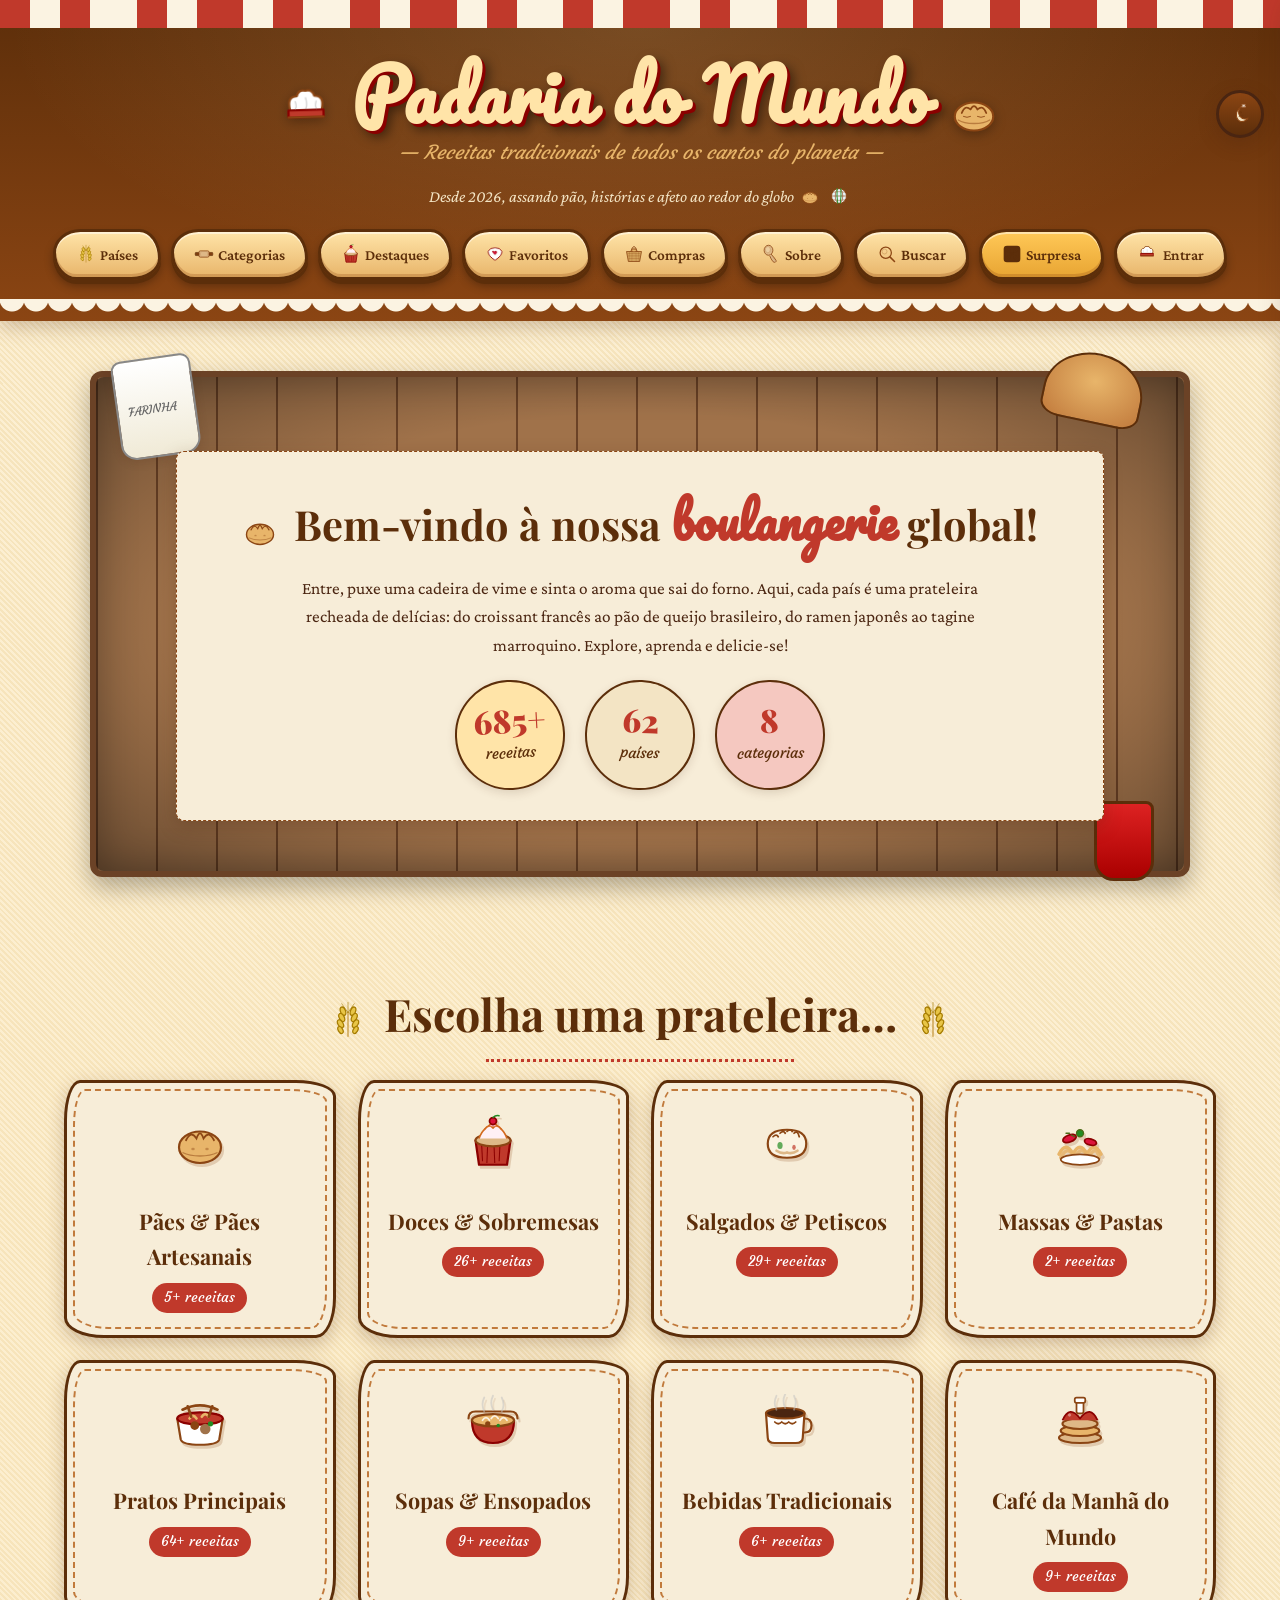
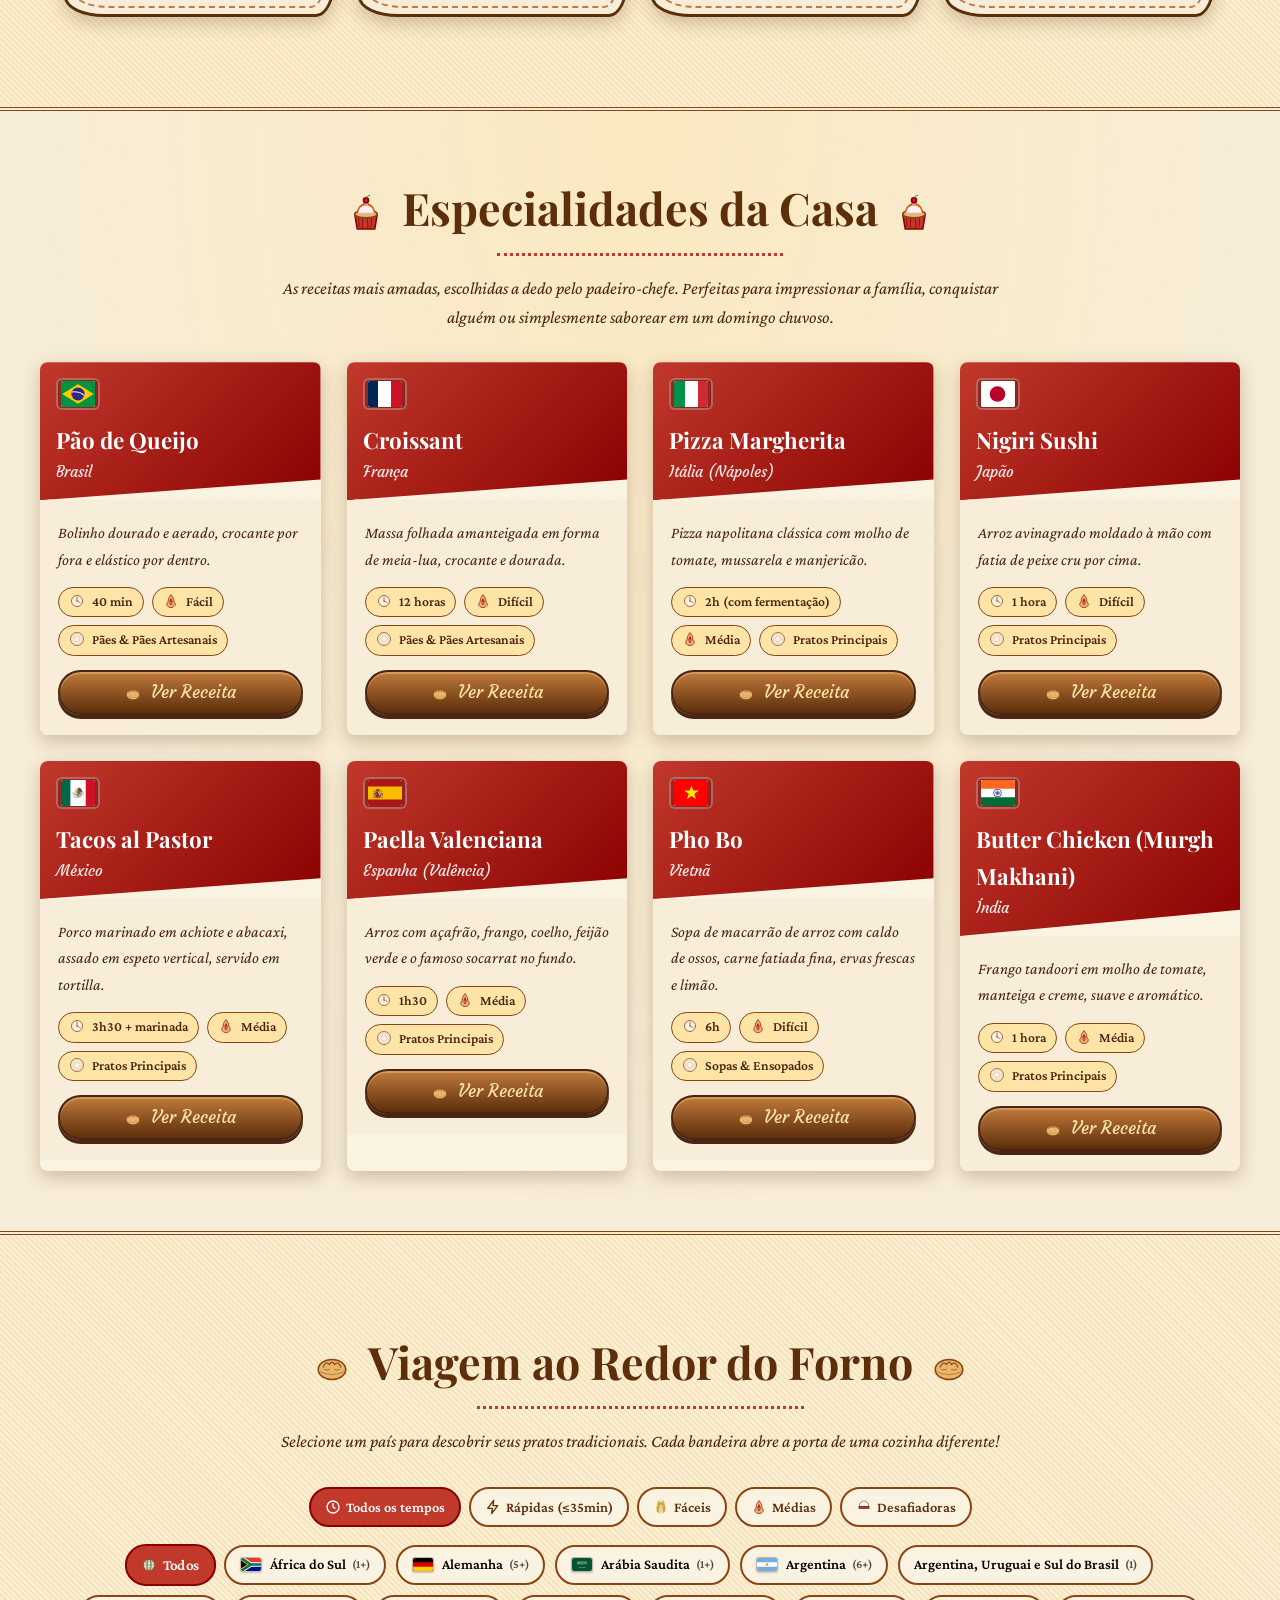
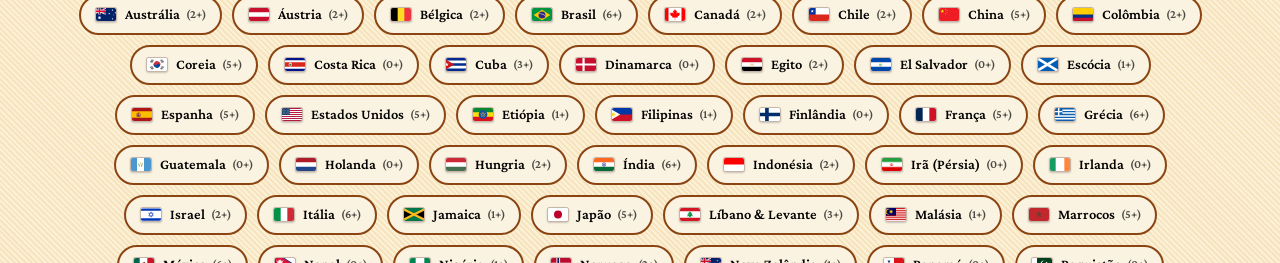
<file: index.html>
<!DOCTYPE html>
<html lang="pt-BR">
  <head>
    <meta charset="UTF-8" />
    <meta http-equiv="refresh" content="0; url=receitas-do-mundo/" />
    <meta name="viewport" content="width=device-width, initial-scale=1.0" />
    <title>Padaria do Mundo</title>
    <style>
      body {
        margin: 0;
        min-height: 100vh;
        display: grid;
        place-items: center;
        background: #f7f0e2;
        color: #3b2a1d;
        font-family: Arial, sans-serif;
      }
      .box {
        text-align: center;
        padding: 2rem 3rem;
        border-radius: 16px;
        background: #fff7e7;
        box-shadow: 0 12px 40px rgba(67, 41, 24, 0.12);
      }
      a {
        color: #7b3f18;
        font-weight: 700;
      }
    </style>
  </head>
  <body>
    <div class="box">
      <p>Redirecionando para a página do projeto...</p>
      <p><a href="receitas-do-mundo/">Abrir Padaria do Mundo</a></p>
    </div>
  </body>
</html>
</file>
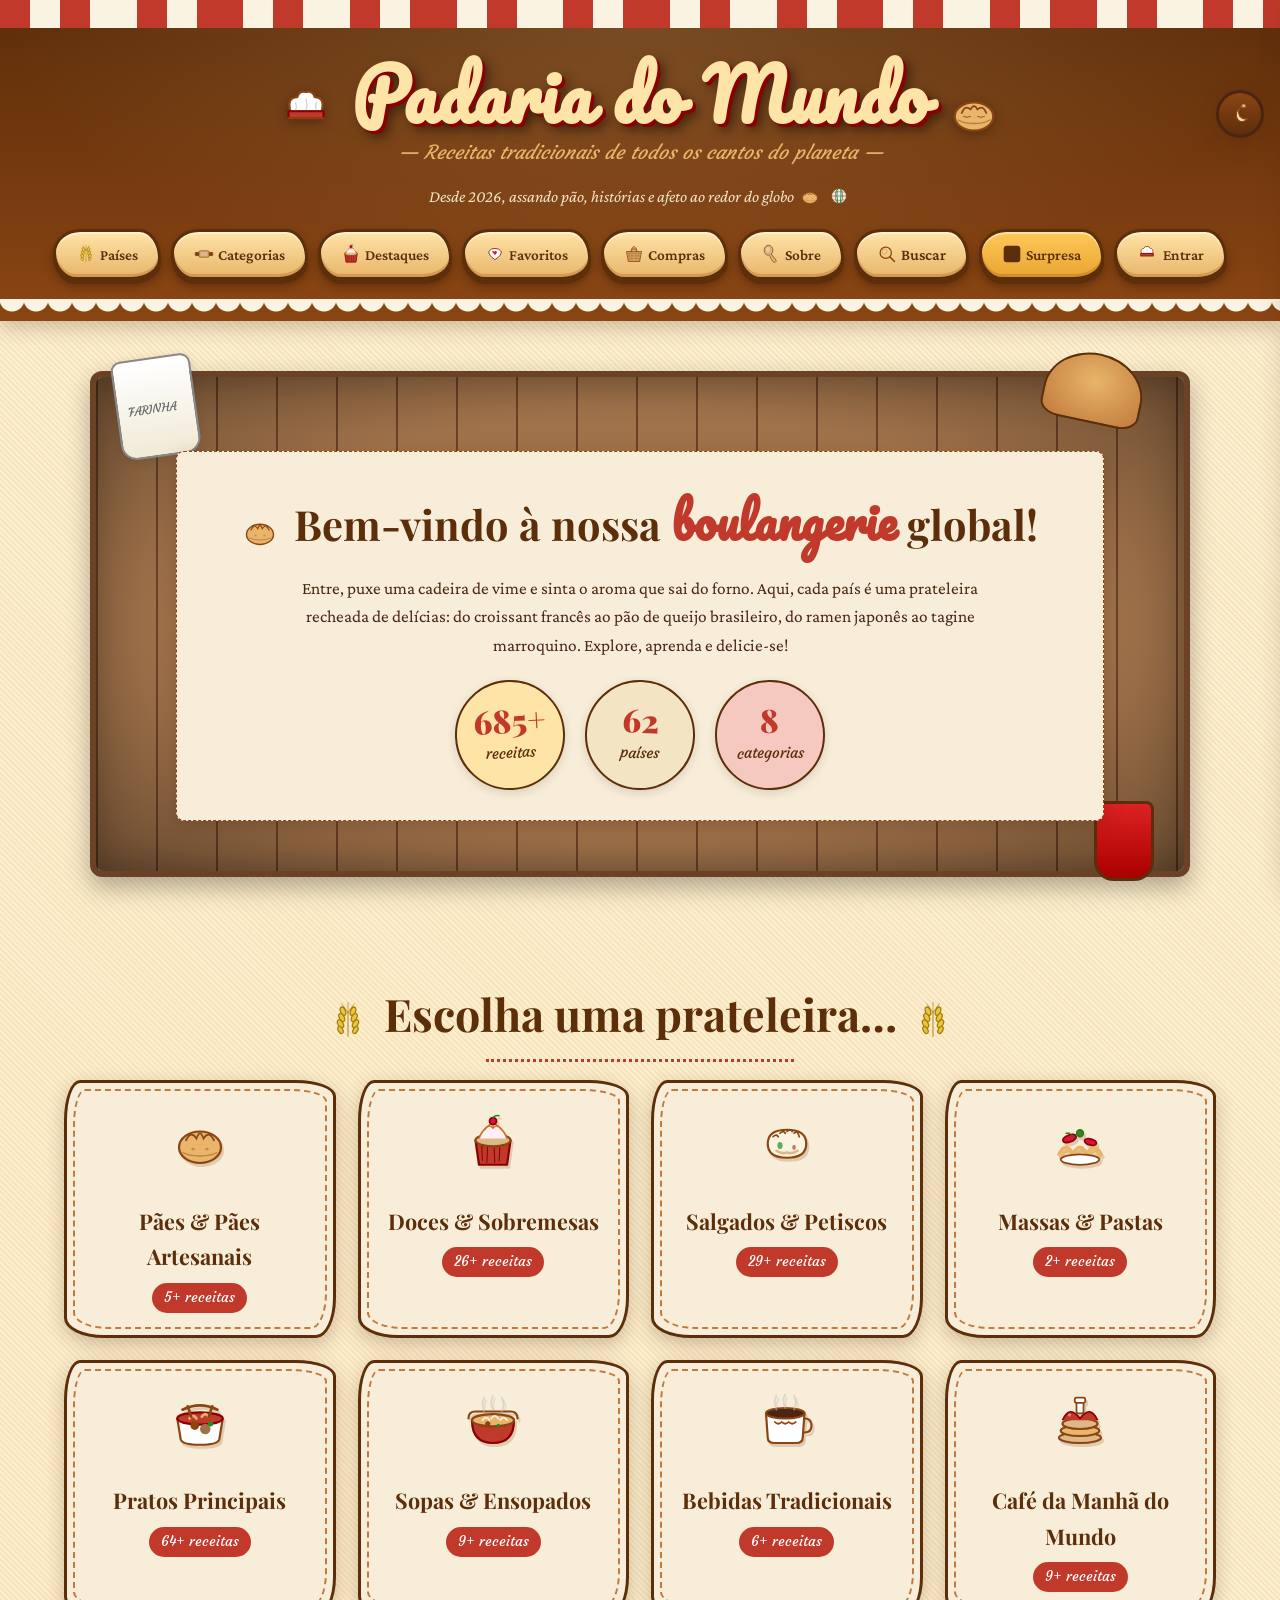
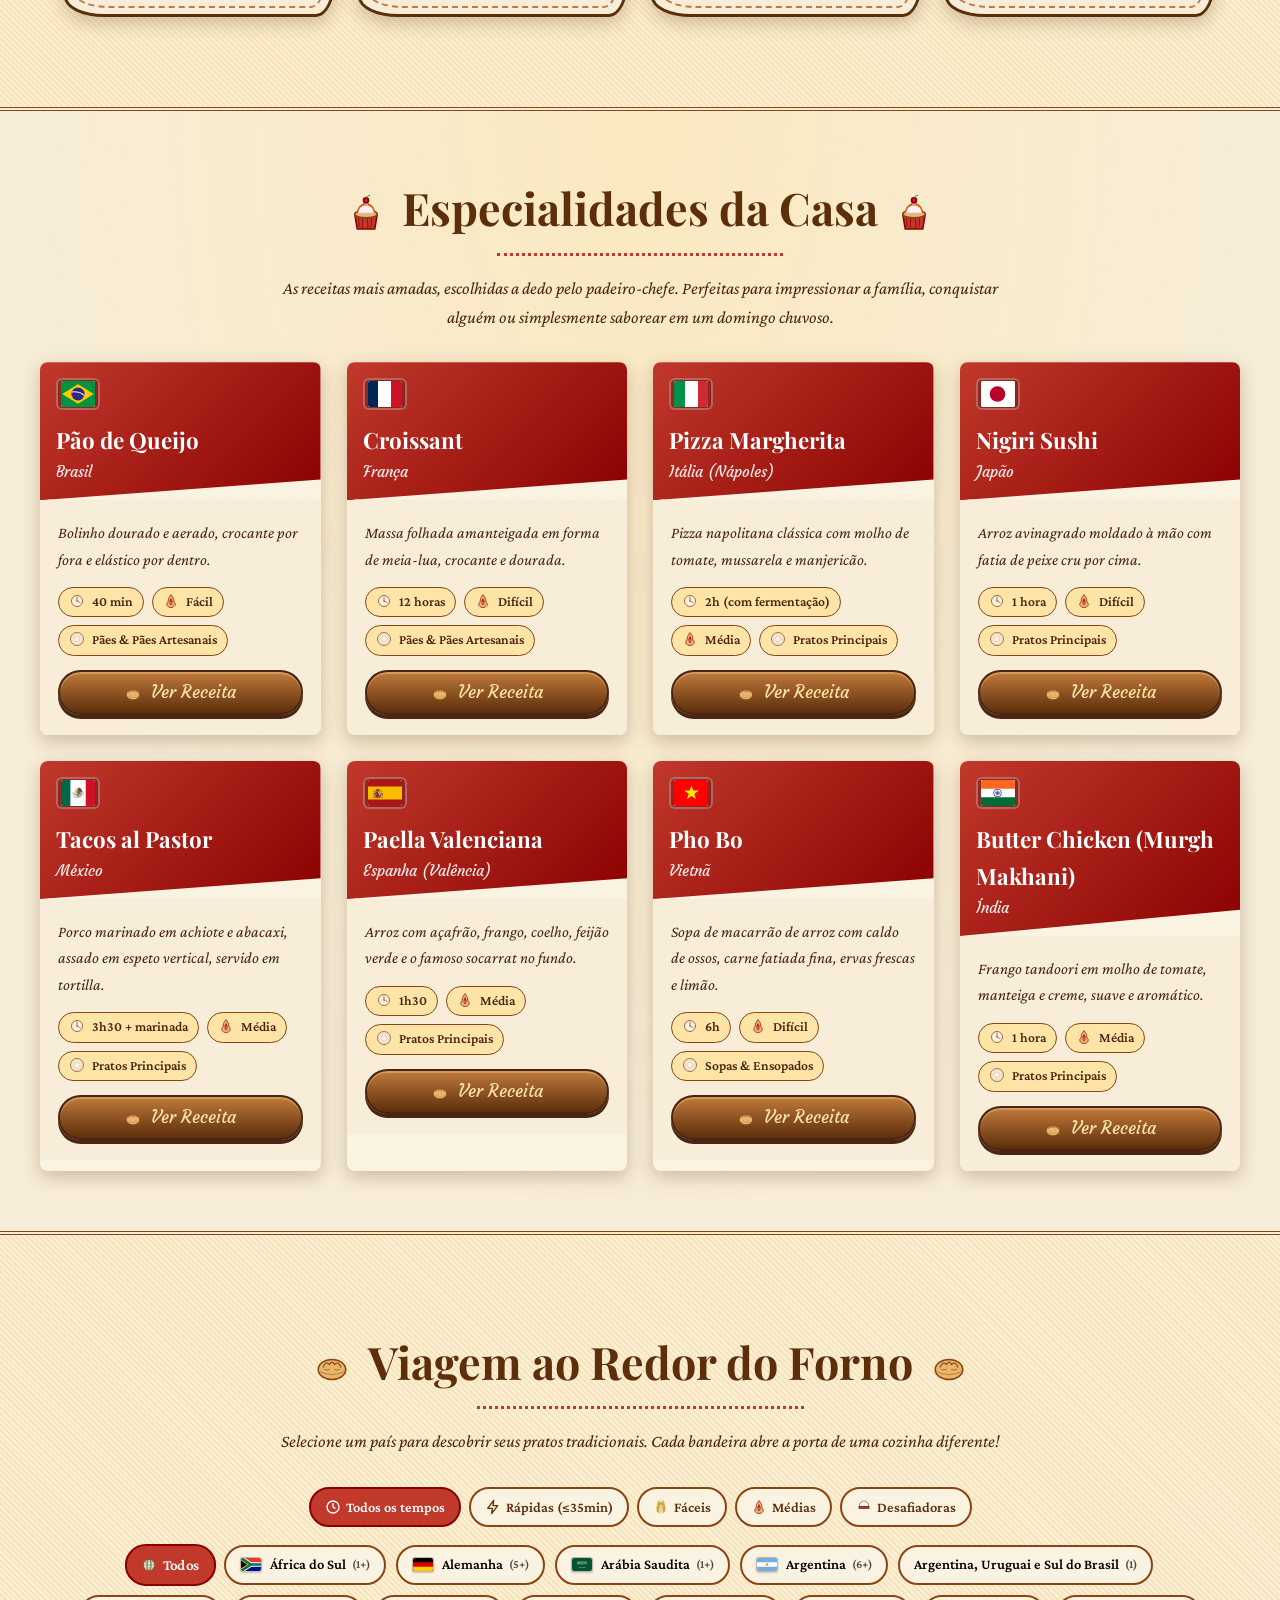
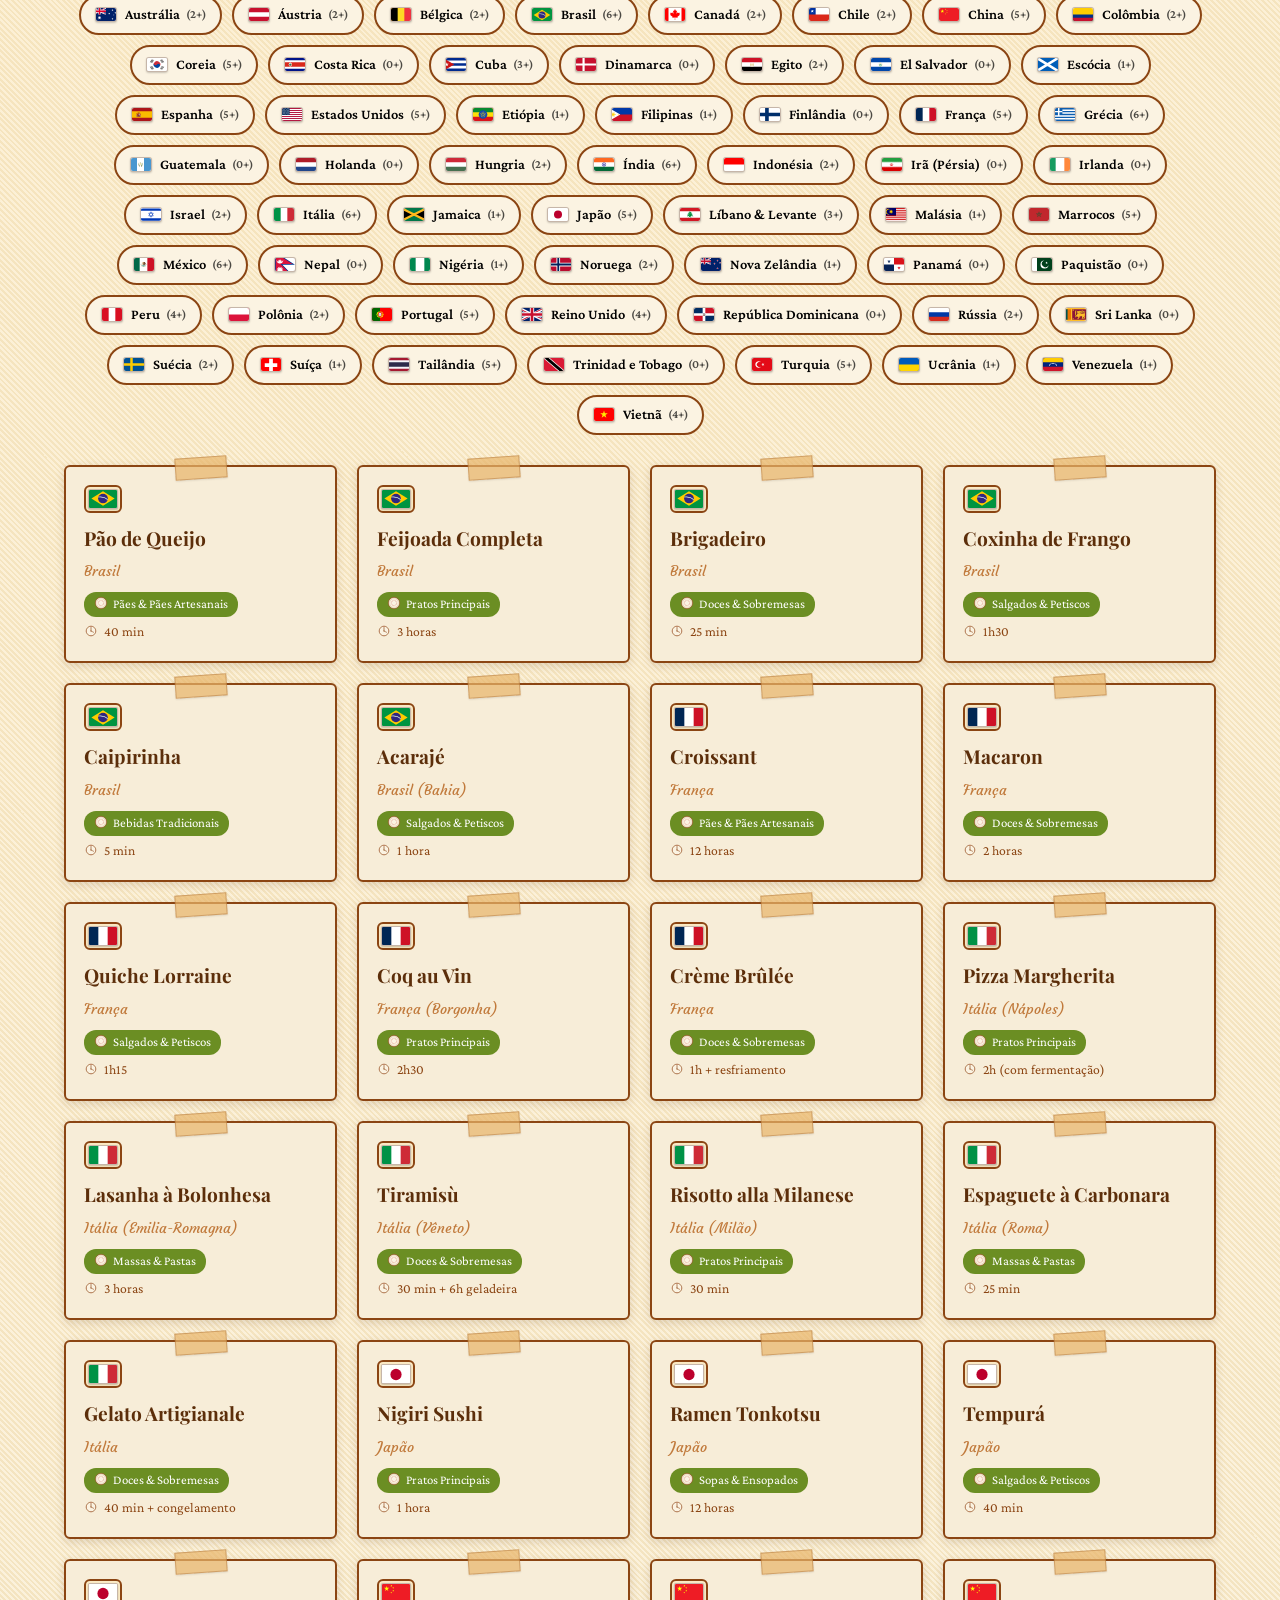
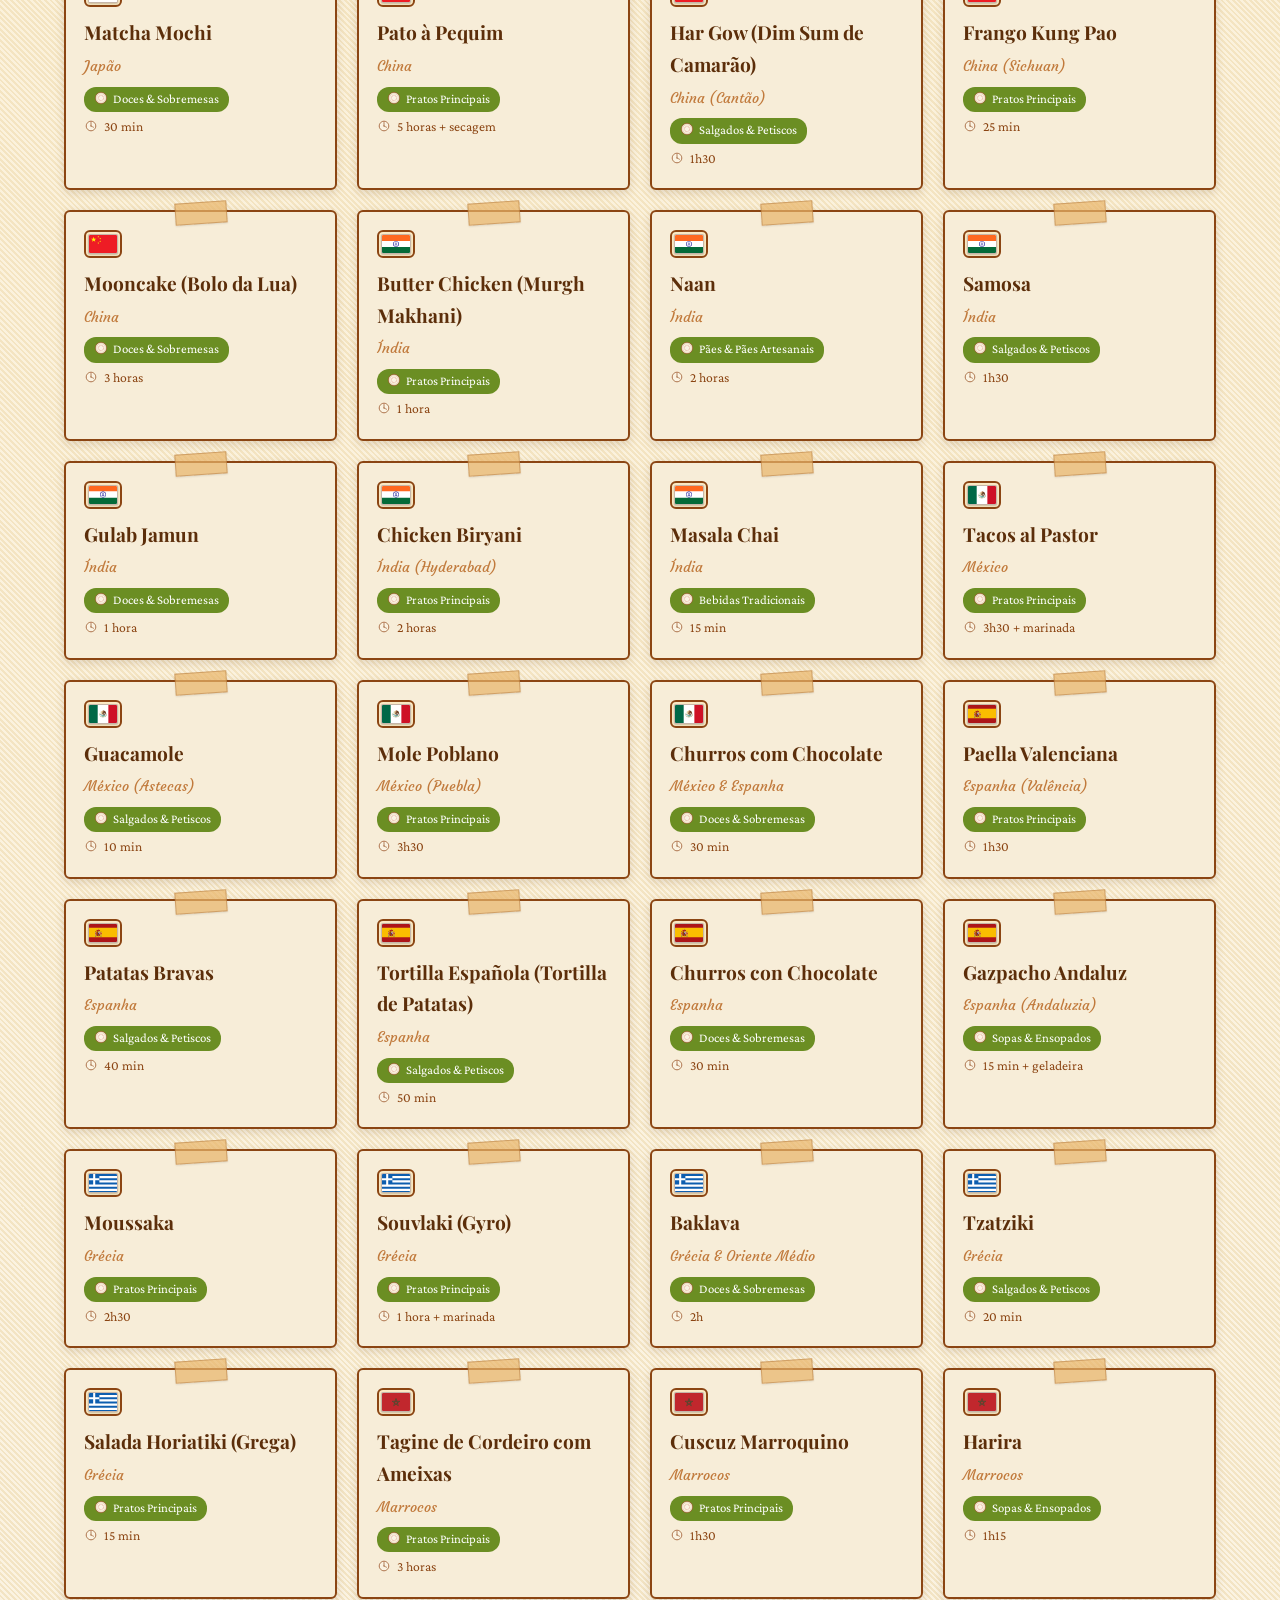
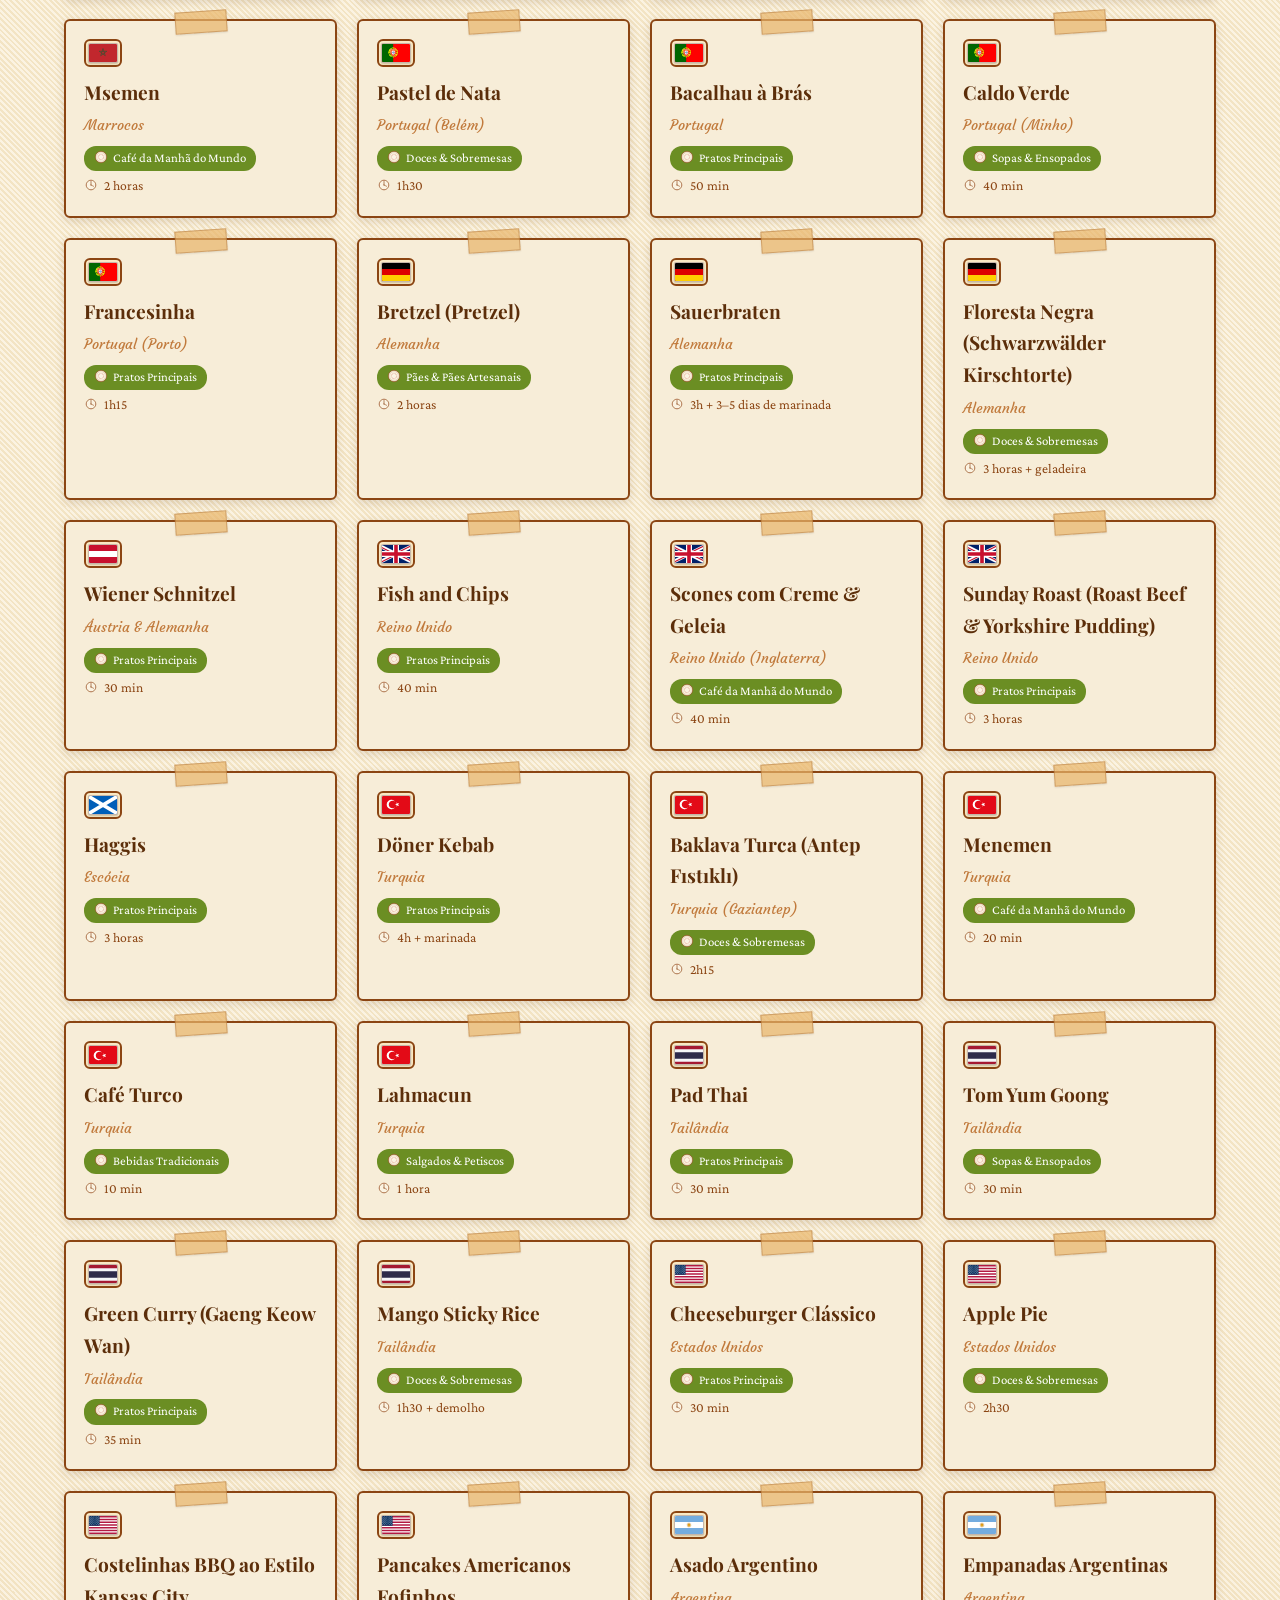
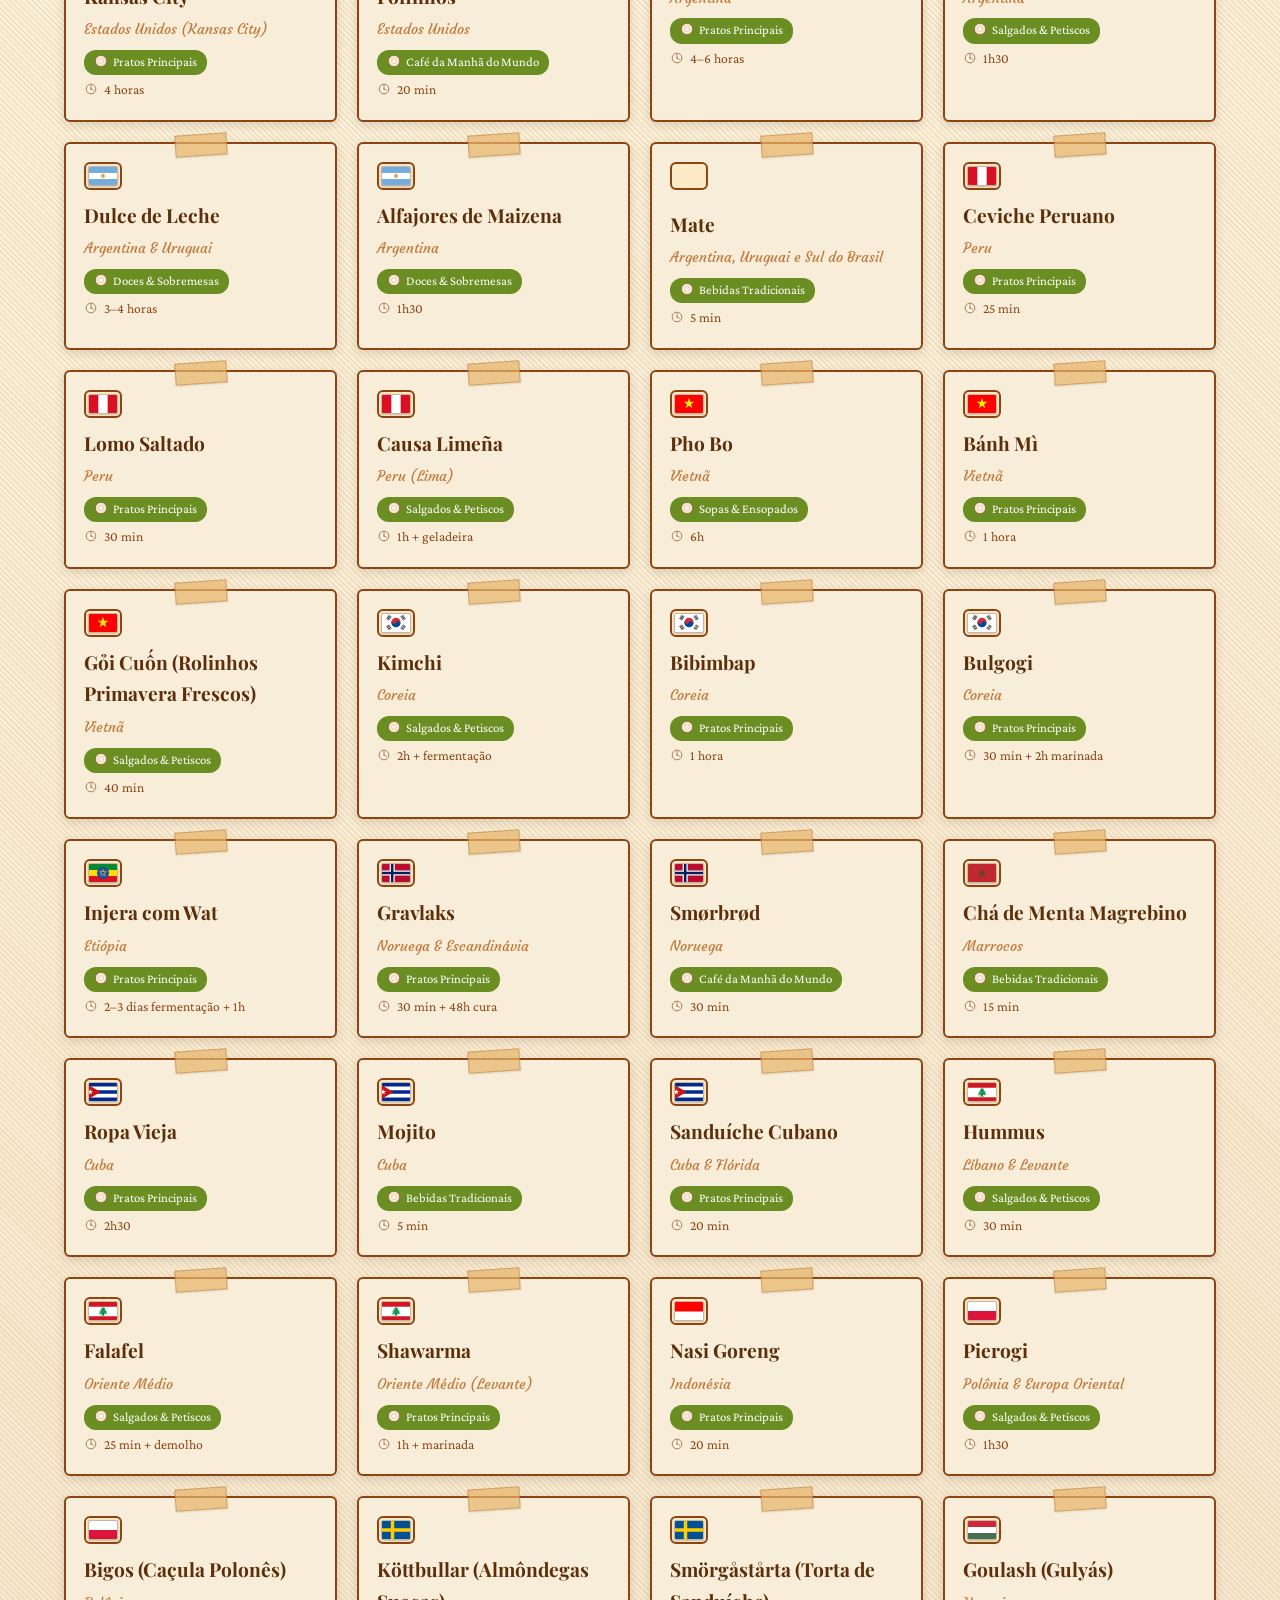
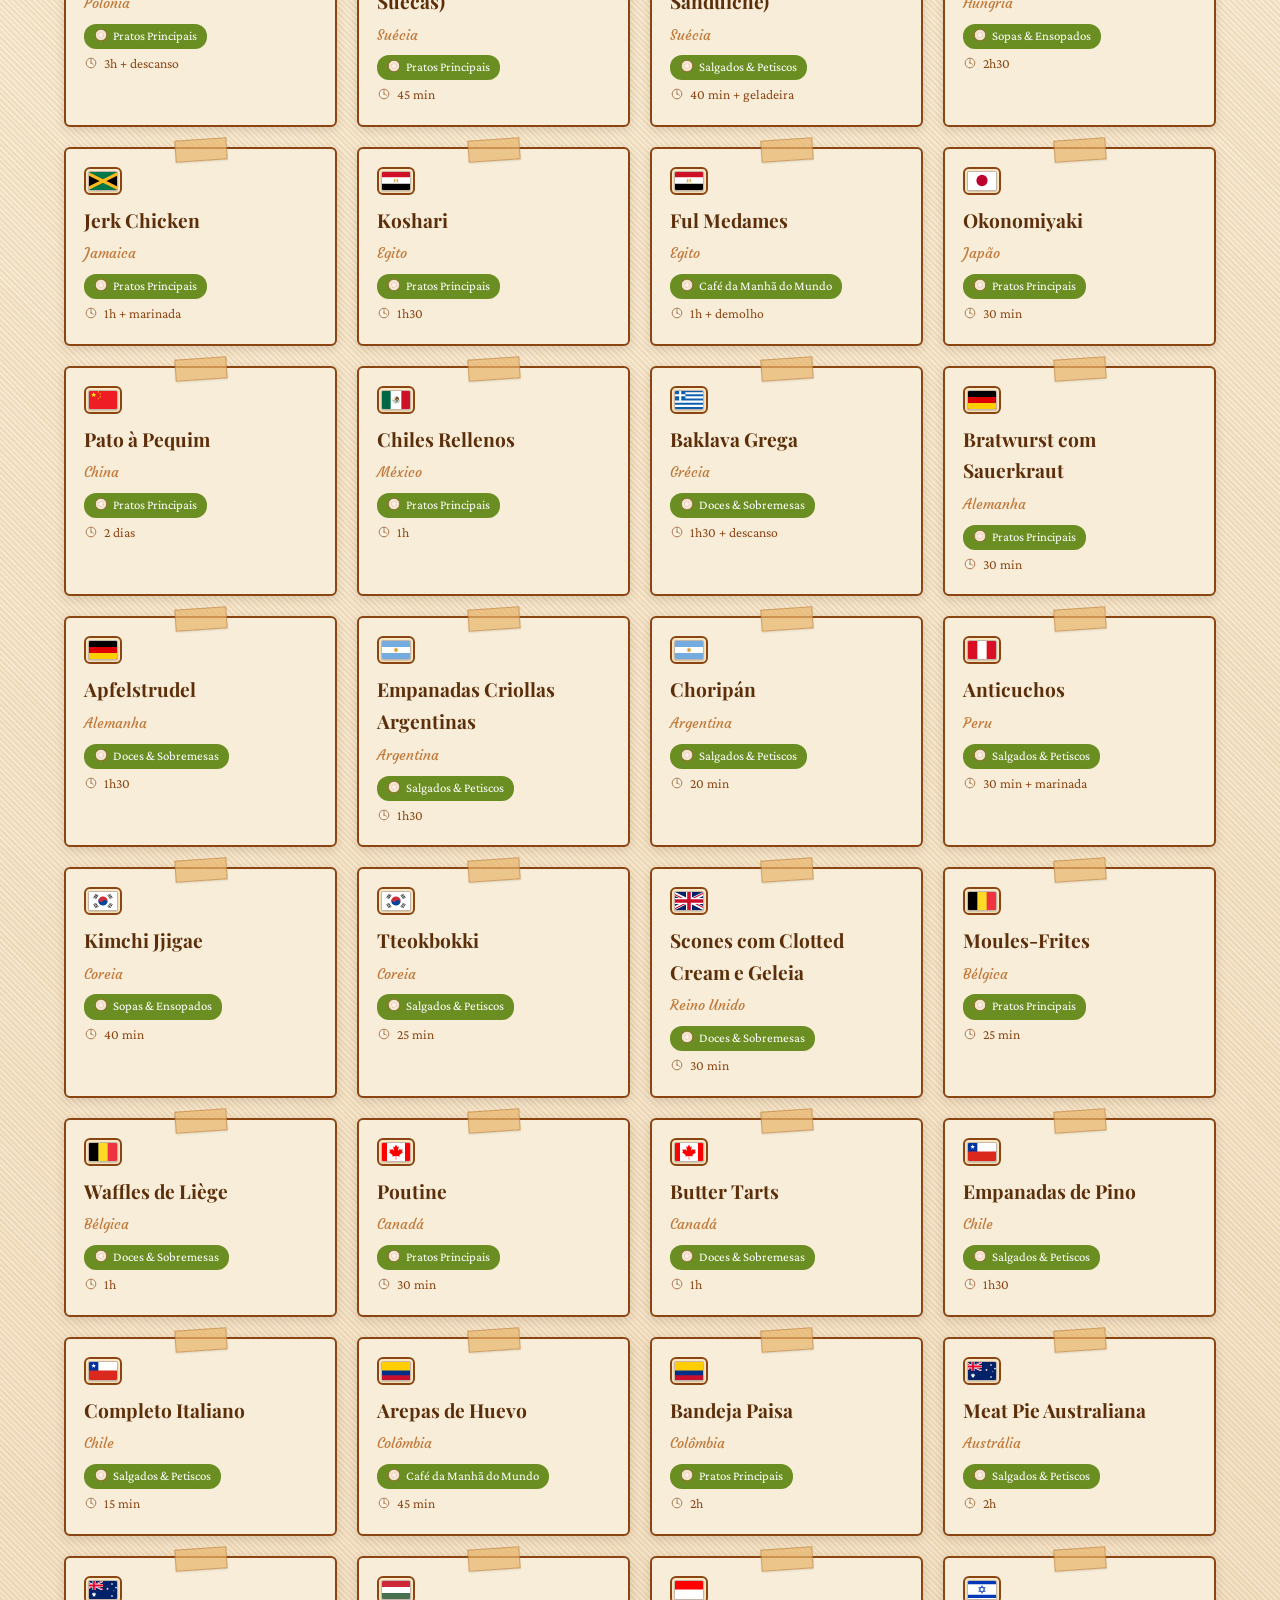
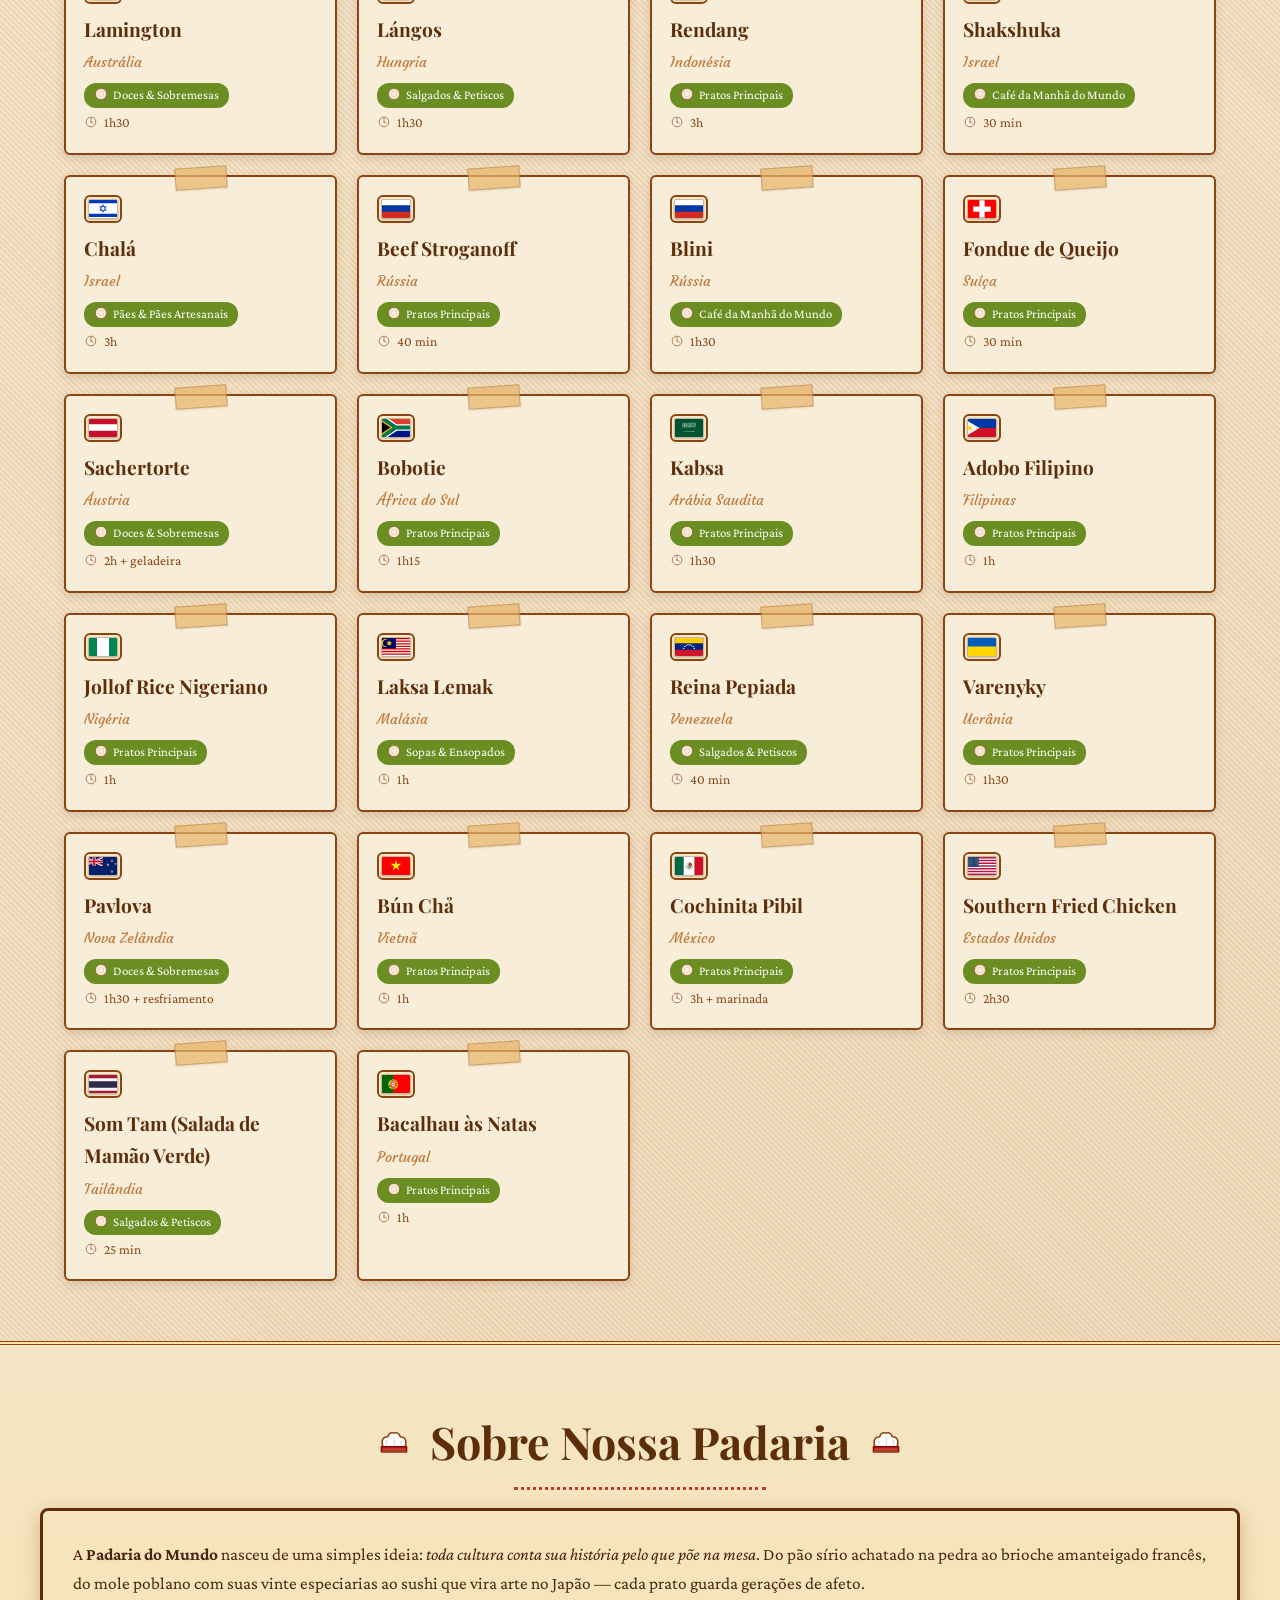
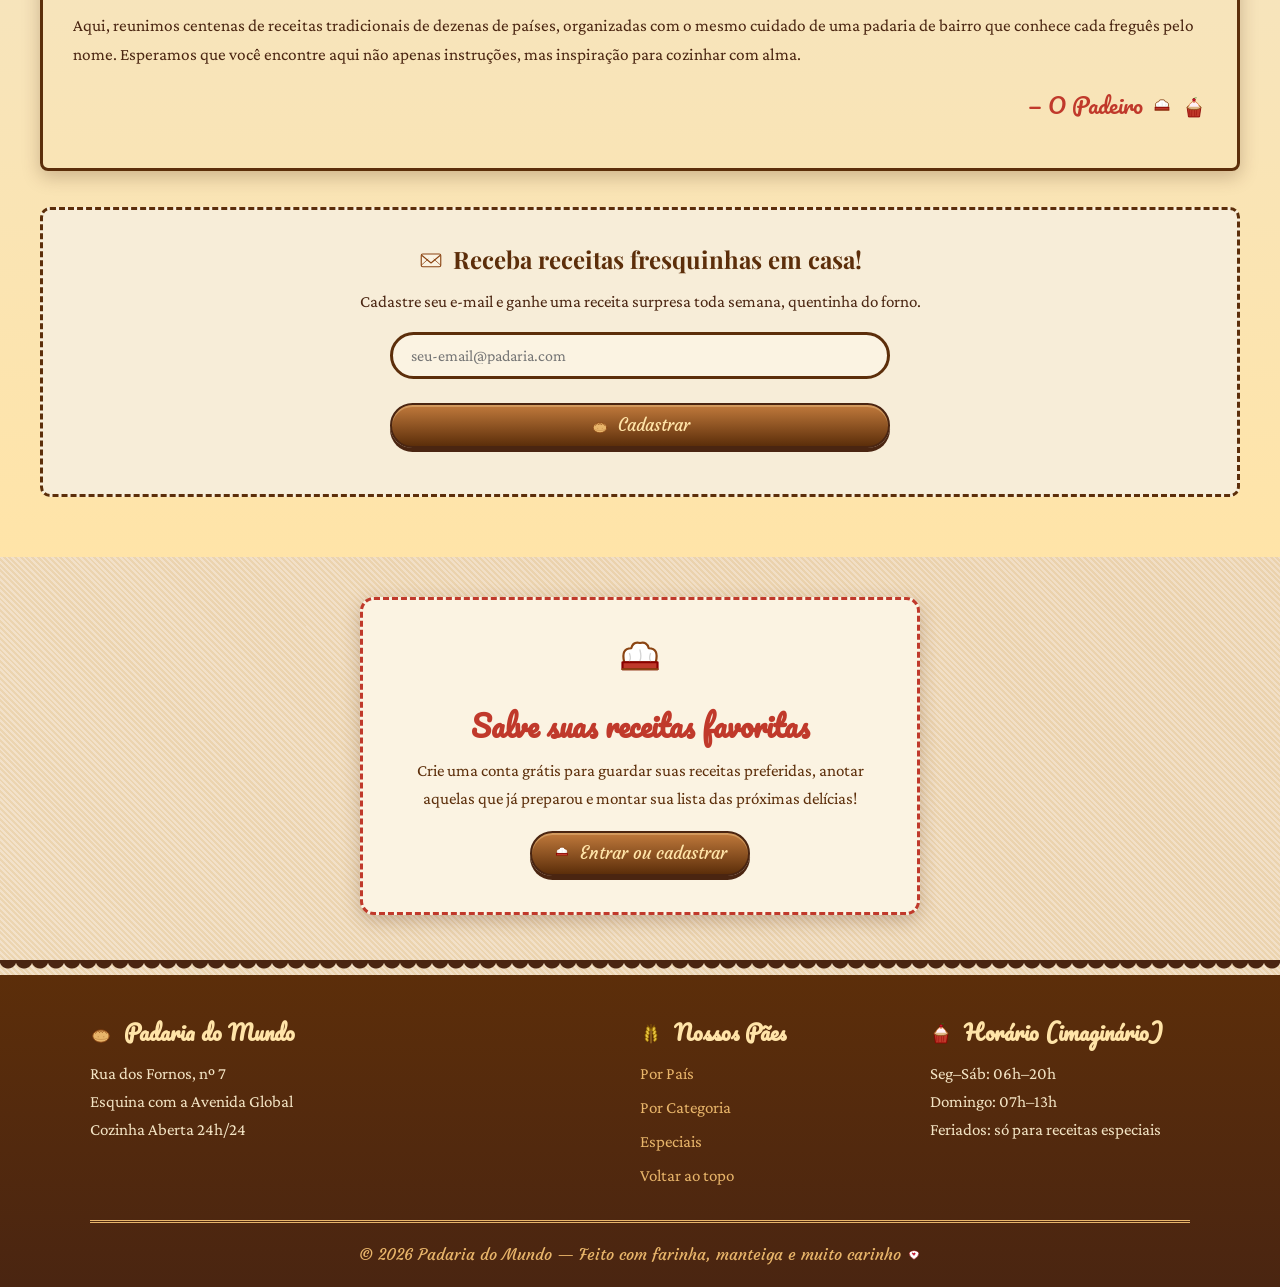
<file: receitas-do-mundo/index.html>
<!DOCTYPE html>
<html lang="pt-BR">
<head>
  <meta charset="UTF-8" />
  <meta name="viewport" content="width=device-width, initial-scale=1.0" />
  <title>Padaria do Mundo — Receitas Tradicionais de Todos os Cantos</title>
  <meta name="description" content="Uma padaria virtual com as mais deliciosas receitas tradicionais de todos os países do mundo." />
  <link rel="preconnect" href="https://fonts.googleapis.com" />
  <link rel="preconnect" href="https://fonts.gstatic.com" crossorigin />
  <link href="https://fonts.googleapis.com/css2?family=Playfair+Display:wght@400;700;900&family=Pacifico&family=Crimson+Pro:ital,wght@0,400;0,600;1,400&family=Courgette&display=swap" rel="stylesheet" />
  <link rel="stylesheet" href="style.css" />
  <link rel="icon" type="image/svg+xml" href="assets/bread-icon.svg" />
</head>
<body>
  <!-- SVG Icon Sprite Sheet -->
  <object data="assets/icons.svg" type="image/svg+xml" style="position:absolute;width:0;height:0;overflow:hidden" aria-hidden="true"></object>
  <svg style="position:absolute;width:0;height:0;overflow:hidden" aria-hidden="true">
    <use href="assets/icons.svg#i-chef"/>
    <use href="assets/icons.svg#i-bread"/>
    <use href="assets/icons.svg#i-wheat"/>
    <use href="assets/icons.svg#i-cupcake"/>
    <use href="assets/icons.svg#i-spoon"/>
    <use href="assets/icons.svg#i-rollingpin"/>
  </svg>

  <!-- ===== PADARIA HEADER / AWNING ===== -->
  <header class="bakery-header" id="topo">
    <div class="awning-stripes">
      <span></span><span></span><span></span><span></span>
      <span></span><span></span><span></span><span></span>
      <span></span><span></span><span></span><span></span>
    </div>
    <div class="header-inner">
      <div class="logo-wrap">
        <img src="assets/chef-hat.svg" alt="" class="hat-icon" aria-hidden="true" />
        <div class="title-block">
          <h1 class="main-title">Padaria do Mundo</h1>
          <p class="subtitle">— Receitas tradicionais de todos os cantos do planeta —</p>
        </div>
        <img src="assets/bread-icon.svg" alt="" class="bread-icon" aria-hidden="true" />
      </div>
      <p class="tagline">Desde 2026, assando pão, histórias e afeto ao redor do globo <svg class="tagline-icon" width="20" height="20"><use href="assets/icons.svg#i-bread"/></svg> <svg class="tagline-icon" width="20" height="20"><use href="assets/icons.svg#i-globe"/></svg></p>
      <nav class="main-nav" aria-label="Navegação principal">
        <a href="#paises" class="nav-btn">
          <svg class="mini-icon"><use href="assets/icons.svg#i-wheat"/></svg> Países
        </a>
        <a href="#categorias" class="nav-btn">
          <svg class="mini-icon"><use href="assets/icons.svg#i-rollingpin"/></svg> Categorias
        </a>
        <a href="#destaques" class="nav-btn">
          <svg class="mini-icon"><use href="assets/icons.svg#i-cupcake"/></svg> Destaques
        </a>
        <a href="#favoritos" class="nav-btn favs-btn" id="favNavBtn">
          <svg class="mini-icon heart-icon"><use href="assets/icons.svg#i-heart"/></svg> Favoritos
          <span class="fav-count hidden" id="favCount">0</span>
        </a>
        <button id="shoplistBtn" class="nav-btn" title="Sua lista de compras">
          <svg class="mini-icon"><use href="assets/icons.svg#i-basket"/></svg> Compras
          <span class="fav-count hidden" id="shoplistCount">0</span>
        </button>
        <a href="#sobre" class="nav-btn">
          <svg class="mini-icon"><use href="assets/icons.svg#i-spoon"/></svg> Sobre
        </a>
        <button id="searchToggle" class="nav-btn search-btn" aria-label="Buscar receita">
          <svg class="mini-icon"><use href="assets/icons.svg#i-search"/></svg> Buscar
        </button>
        <button id="randomBtn" class="nav-btn surprise-btn" title="Receita surpresa!">
          <svg class="mini-icon" width="18" height="18" viewBox="0 0 24 24" fill="none" stroke="currentColor" stroke-width="2" stroke-linecap="round" stroke-linejoin="round" aria-hidden="true">
            <rect x="3" y="3" width="18" height="18" rx="3"/>
            <circle cx="8" cy="8" r="1.3" fill="currentColor"/>
            <circle cx="16" cy="8" r="1.3" fill="currentColor"/>
            <circle cx="12" cy="12" r="1.3" fill="currentColor"/>
            <circle cx="8" cy="16" r="1.3" fill="currentColor"/>
            <circle cx="16" cy="16" r="1.3" fill="currentColor"/>
          </svg>
          Surpresa
        </button>
        <!-- Auth buttons -->
        <button id="loginBtn" class="nav-btn auth-btn" title="Entrar ou cadastrar">
          <svg class="mini-icon"><use href="assets/icons.svg#i-chef"/></svg>
          <span id="loginBtnText">Entrar</span>
        </button>
        <div id="userMenu" class="user-menu hidden">
          <button id="userMenuBtn" class="nav-btn user-menu-btn">
            <span class="user-avatar" id="userAvatar">P</span>
            <span id="userName">Perfil</span>
            <svg class="mini-icon chevron" width="14" height="14" viewBox="0 0 24 24" fill="none" stroke="currentColor" stroke-width="2.5" stroke-linecap="round"><polyline points="6 9 12 15 18 9"/></svg>
          </button>
          <div class="user-dropdown" id="userDropdown">
            <div class="ud-header">
              <strong id="udName">—</strong>
              <span id="udEmail">—</span>
              <span id="udVerifyBadge" class="ud-verified hidden">
                <svg width="14" height="14" viewBox="0 0 24 24" fill="none" stroke="currentColor" stroke-width="2.5" stroke-linecap="round"><polyline points="20 6 9 17 4 12"/></svg>
                E-mail verificado
              </span>
              <button id="udResendVerify" class="ud-link hidden">Reenviar verificação</button>
            </div>
            <div class="ud-divider"></div>
            <a href="#favoritos" class="ud-item" data-action="favs">
              <svg class="mini-icon"><use href="assets/icons.svg#i-heart"/></svg> Meus favoritos
            </a>
            <a href="#feitasesao" class="ud-item" data-action="made">
              <svg class="mini-icon"><use href="assets/icons.svg#i-chef"/></svg> Receitas que já fiz
            </a>
            <a href="#querofazer" class="ud-item" data-action="wish">
              <svg class="mini-icon"><use href="assets/icons.svg#i-pancake"/></svg> Quero fazer
            </a>
            <div class="ud-divider"></div>
            <button id="logoutBtn" class="ud-item ud-logout">
              <svg class="mini-icon" width="16" height="16" viewBox="0 0 24 24" fill="none" stroke="currentColor" stroke-width="2" stroke-linecap="round" stroke-linejoin="round"><path d="M9 21H5a2 2 0 0 1-2-2V5a2 2 0 0 1 2-2h4"/><polyline points="16 17 21 12 16 7"/><line x1="21" y1="12" x2="9" y2="12"/></svg>
              Sair
            </button>
          </div>
        </div>
      </nav>
      <!-- Mobile menu hamburger -->
      <button class="hamburger" id="hamburger" aria-label="Abrir menu">
        <span></span><span></span><span></span>
      </button>
      <!-- Dark mode toggle (desktop only, fixed pos is used) -->
      <button id="themeToggle" class="theme-toggle" title="Alternar modo claro/escuro" aria-label="Alternar tema">
        <svg id="themeIcon" width="22" height="22"><use href="assets/icons.svg#i-moon"/></svg>
      </button>
      <div id="searchBar" class="search-bar hidden">
        <svg class="search-bar-icon" width="20" height="20" aria-hidden="true"><use href="assets/icons.svg#i-search"/></svg>
        <input type="text" id="searchInput" placeholder="Digite um prato, país ou ingrediente…" />
        <button id="searchClose" class="close-btn" aria-label="Fechar busca">
          <svg width="16" height="16" viewBox="0 0 24 24" fill="none" stroke="currentColor" stroke-width="2.5" stroke-linecap="round"><path d="M6 6l12 12M18 6L6 18"/></svg>
        </button>
      </div>
    </div>
    <div class="awning-scallop"></div>
  </header>

  <!-- ===== WELCOME / HERO ===== -->
  <section class="hero">
    <div class="wooden-shelf">
      <div class="flour-sack" aria-hidden="true"></div>
      <div class="paper-bag" aria-hidden="true"></div>
      <div class="hero-text">
        <h2><svg class="title-svg"><use href="assets/icons.svg#i-bread"/></svg> Bem-vindo à nossa <em>boulangerie</em> global!</h2>
        <p>Entre, puxe uma cadeira de vime e sinta o aroma que sai do forno. Aqui, cada país é uma prateleira recheada de delícias: do croissant francês ao pão de queijo brasileiro, do ramen japonês ao tagine marroquino. Explore, aprenda e delicie-se!</p>
        <div class="hero-stats">
          <div class="stat"><span class="stat-num" id="statRecipes">0</span><span class="stat-label">receitas</span></div>
          <div class="stat"><span class="stat-num" id="statCountries">0</span><span class="stat-label">países</span></div>
          <div class="stat"><span class="stat-num" id="statCategories">0</span><span class="stat-label">categorias</span></div>
        </div>
      </div>
      <div class="jam-jar" aria-hidden="true"></div>
      <div class="bread-loaf" aria-hidden="true"></div>
    </div>
  </section>

  <!-- ===== CATEGORIAS ===== -->
  <section class="section" id="categorias">
    <div class="section-heading">
      <img src="assets/wheat.svg" alt="" aria-hidden="true" />
      <h2>Escolha uma prateleira…</h2>
      <img src="assets/wheat.svg" alt="" aria-hidden="true" style="transform:scaleX(-1)" />
    </div>
    <div class="category-grid" id="categoryGrid"></div>
  </section>

  <!-- ===== DESTAQUES ===== -->
  <section class="section section-cream" id="destaques">
    <div class="section-heading">
      <img src="assets/cupcake.svg" alt="" aria-hidden="true" />
      <h2>Especialidades da Casa</h2>
      <img src="assets/cupcake.svg" alt="" aria-hidden="true" />
    </div>
    <p class="section-intro">As receitas mais amadas, escolhidas a dedo pelo padeiro-chefe. Perfeitas para impressionar a família, conquistar alguém ou simplesmente saborear em um domingo chuvoso.</p>
    <div class="featured-grid" id="featuredGrid"></div>
  </section>

  <!-- ===== PAÍSES / TODAS AS RECEITAS ===== -->
  <section class="section" id="paises">
    <div class="section-heading">
      <img src="assets/bread-icon.svg" alt="" aria-hidden="true" />
      <h2>Viagem ao Redor do Forno</h2>
      <img src="assets/bread-icon.svg" alt="" aria-hidden="true" />
    </div>
    <p class="section-intro">Selecione um país para descobrir seus pratos tradicionais. Cada bandeira abre a porta de uma cozinha diferente!</p>
    <!-- Filtros rápidos -->
    <div class="quick-filters" id="quickFilters">
      <button class="chip-filter active" data-time="all">
        <svg class="chip-svg" width="16" height="16" viewBox="0 0 24 24" fill="none" stroke="currentColor" stroke-width="2" stroke-linecap="round" stroke-linejoin="round" aria-hidden="true"><circle cx="12" cy="12" r="9"/><path d="M12 7v5l3 2"/></svg>
        Todos os tempos
      </button>
      <button class="chip-filter" data-time="fast">
        <svg class="chip-svg" width="16" height="16" viewBox="0 0 24 24" fill="none" stroke="currentColor" stroke-width="2" stroke-linecap="round" stroke-linejoin="round" aria-hidden="true"><path d="M13 2L4 14h7l-1 8 9-12h-7z"/></svg>
        Rápidas (≤35min)
      </button>
      <button class="chip-filter" data-diff="easy">
        <svg class="chip-svg" width="16" height="16"><use href="assets/icons.svg#i-wheat"/></svg>
        Fáceis
      </button>
      <button class="chip-filter" data-diff="medium">
        <svg class="chip-svg" width="16" height="16"><use href="assets/icons.svg#i-fire"/></svg>
        Médias
      </button>
      <button class="chip-filter" data-diff="hard">
        <svg class="chip-svg" width="16" height="16"><use href="assets/icons.svg#i-chef"/></svg>
        Desafiadoras
      </button>
    </div>
    <div class="country-chips" id="countryChips"></div>
    <div id="loadingIndicator" class="loading-indicator hidden">
      <div class="loader-bread">
        <svg width="64" height="64" viewBox="0 0 64 64" class="spin-bread">
          <ellipse cx="32" cy="38" rx="24" ry="18" fill="#E8B56A" stroke="#8B4513" stroke-width="2.5"/>
          <path d="M16 30 Q22 18 28 28 Q32 16 36 28 Q42 18 48 30" stroke="#8B4513" stroke-width="2" fill="none"/>
          <circle cx="24" cy="40" r="2" fill="#8B4513"/>
          <circle cx="40" cy="40" r="2" fill="#8B4513"/>
        </svg>
        <p>O padeiro está assando mais receitas…</p>
      </div>
    </div>
    <div id="recipeList" class="recipe-list"></div>
  </section>

  <!-- ===== RECIPE MODAL ===== -->
  <div id="recipeModal" class="modal hidden" role="dialog" aria-modal="true" aria-labelledby="modalTitle">
    <div class="modal-backdrop" data-close></div>
    <article class="modal-card paper-texture">
      <button class="modal-close" data-close aria-label="Fechar receita">
        <svg width="18" height="18" viewBox="0 0 24 24" fill="none" stroke="currentColor" stroke-width="2.5" stroke-linecap="round"><path d="M6 6l12 12M18 6L6 18"/></svg>
      </button>
      <div class="modal-topbar">
        <button id="favBtn" class="modal-action-btn" title="Favoritar">
          <svg id="favIcon" width="22" height="22"><use href="assets/icons.svg#i-heart"/></svg>
        </button>
        <button id="wishBtn" class="modal-action-btn" title="Quero fazer">
          <svg id="wishIcon" width="22" height="22" viewBox="0 0 24 24" fill="none" stroke="currentColor" stroke-width="2" stroke-linecap="round" stroke-linejoin="round"><path d="M12 2l2.4 7.4H22l-6.2 4.5 2.4 7.4L12 16.8 5.8 21.3l2.4-7.4L2 9.4h7.6z"/></svg>
        </button>
        <button id="madeBtn" class="modal-action-btn" title="Já fiz esta receita">
          <svg id="madeIcon" width="22" height="22" viewBox="0 0 24 24" fill="none" stroke="currentColor" stroke-width="2" stroke-linecap="round" stroke-linejoin="round"><path d="M20 6L9 17l-5-5"/></svg>
        </button>
        <button id="printBtn" class="modal-action-btn" title="Imprimir receita">
          <svg width="22" height="22"><use href="assets/icons.svg#i-printer"/></svg>
        </button>
        <button id="shareBtn" class="modal-action-btn" title="Copiar link">
          <svg width="22" height="22"><use href="assets/icons.svg#i-share"/></svg>
        </button>
        <button id="shopBtn" class="modal-action-btn" title="Adicionar ingredientes à lista de compras">
          <svg id="shopIcon" width="22" height="22"><use href="assets/icons.svg#i-basket"/></svg>
        </button>
        <button id="cookModeBtn" class="modal-action-btn" title="Modo Cozinha (tela cheia)">
          <svg id="cookModeIcon" width="22" height="22"><use href="assets/icons.svg#i-fullscreen"/></svg>
        </button>
      </div>
      <div class="modal-emblem" id="modalFlag">🇧🇷</div>
      <h2 id="modalTitle" class="modal-title">Título</h2>
      <p id="modalOrigin" class="modal-origin"></p>
      <div class="modal-meta" id="modalMeta"></div>
      <!-- Porções converter -->
      <div class="servings-bar" id="servingsBar">
        <button class="serv-btn" id="servDec" aria-label="Diminuir porções">
          <svg width="18" height="18"><use href="assets/icons.svg#i-minus"/></svg>
        </button>
        <span class="serv-label"><strong id="servNumber">4</strong> <span id="servText">porções</span></span>
        <button class="serv-btn" id="servInc" aria-label="Aumentar porções">
          <svg width="18" height="18"><use href="assets/icons.svg#i-plus"/></svg>
        </button>
        <span class="serv-hint">Ingredientes recalculam automaticamente</span>
      </div>
      <div class="modal-chalkboard">
        <h3><svg class="chalk-icon" width="22" height="22" aria-hidden="true"><use href="assets/icons.svg#i-sparkle"/></svg> História &amp; Curiosidades</h3>
        <p id="modalStory"></p>
      </div>
      <div class="modal-body">
        <div class="ingredients-col">
          <h3><svg class="mini-icon"><use href="assets/icons.svg#i-spoon"/></svg> Ingredientes</h3>
          <ul id="modalIngredients"></ul>
        </div>
        <div class="prep-col">
          <h3><svg class="mini-icon"><use href="assets/icons.svg#i-rollingpin"/></svg> Modo de Preparo</h3>
          <ol id="modalSteps"></ol>
        </div>
      </div>
      <div class="modal-tip">
        <svg class="tip-icon" width="22" height="22" aria-hidden="true"><use href="assets/icons.svg#i-sparkle"/></svg>
        <strong>Dica do Padeiro:</strong> <span id="modalTip"></span>
      </div>
      <div id="madePanel" class="made-panel hidden">
        <h4><svg class="mini-icon"><use href="assets/icons.svg#i-chef"/></svg> Seu caderninho</h4>
        <div class="made-stars" id="madeStars">
          <button data-star="1" aria-label="1 estrela">★</button>
          <button data-star="2" aria-label="2 estrelas">★</button>
          <button data-star="3" aria-label="3 estrelas">★</button>
          <button data-star="4" aria-label="4 estrelas">★</button>
          <button data-star="5" aria-label="5 estrelas">★</button>
        </div>
        <textarea id="madeNotes" placeholder="Anotações: o que achou? Mudou alguma coisa? Vai repetir?" maxlength="500"></textarea>
        <button id="madeSaveBtn" class="bake-btn made-save-btn">Salvar anotações</button>
      </div>
    </article>
  </div>

  <!-- ===== AUTH MODAL ===== -->
  <div id="authModal" class="modal hidden" role="dialog" aria-modal="true">
    <div class="modal-backdrop" data-auth-close></div>
    <article class="auth-card paper-texture">
      <button class="modal-close" data-auth-close aria-label="Fechar">
        <svg width="18" height="18" viewBox="0 0 24 24" fill="none" stroke="currentColor" stroke-width="2.5" stroke-linecap="round"><path d="M6 6l12 12M18 6L6 18"/></svg>
      </button>

      <!-- LOGIN VIEW -->
      <div id="authLogin" class="auth-view">
        <div class="auth-head">
          <img src="assets/chef-hat.svg" alt="" width="48"/>
          <h2>Bem-vindo de volta!</h2>
          <p>Entre para salvar suas receitas favoritas</p>
        </div>
        <form id="loginForm" class="auth-form" autocomplete="on">
          <label>E-mail
            <input type="email" name="email" required autocomplete="email" placeholder="seu-email@padaria.com"/>
          </label>
          <label>Senha
            <div class="pw-wrap">
              <input type="password" name="password" required autocomplete="current-password" placeholder="Sua senha" id="loginPw"/>
              <button type="button" class="pw-toggle" data-target="loginPw" aria-label="Mostrar senha">
                <svg width="18" height="18" viewBox="0 0 24 24" fill="none" stroke="currentColor" stroke-width="2" stroke-linecap="round" stroke-linejoin="round"><path d="M1 12s4-8 11-8 11 8 11 8-4 8-11 8-11-8-11-8z"/><circle cx="12" cy="12" r="3"/></svg>
              </button>
            </div>
          </label>
          <button type="submit" class="bake-btn auth-submit">
            <svg class="btn-icon" width="16" height="16"><use href="assets/icons.svg#i-bread"/></svg> Entrar
          </button>
          <p class="auth-msg" id="loginMsg"></p>
          <div class="auth-foot">
            <button type="button" class="link-btn" id="toForgot">Esqueci minha senha</button>
            <span>·</span>
            <button type="button" class="link-btn" id="toRegister">Criar conta</button>
          </div>
        </form>
      </div>

      <!-- REGISTER VIEW -->
      <div id="authRegister" class="auth-view hidden">
        <div class="auth-head">
          <img src="assets/bread-icon.svg" alt="" width="48"/>
          <h2>Cadastre-se na Padaria</h2>
          <p>Leva 30 segundos e é de graça</p>
        </div>
        <form id="registerForm" class="auth-form" autocomplete="on">
          <label>Seu nome
            <input type="text" name="name" required minlength="2" maxlength="80" autocomplete="name" placeholder="Padeiro ou Padeira"/>
          </label>
          <label>E-mail
            <input type="email" name="email" required autocomplete="email" placeholder="seu-email@padaria.com"/>
          </label>
          <label>Senha <small>(mínimo 8 caracteres, com letra e número)</small>
            <div class="pw-wrap">
              <input type="password" name="password" required minlength="8" autocomplete="new-password" placeholder="Crie uma senha" id="regPw"/>
              <button type="button" class="pw-toggle" data-target="regPw" aria-label="Mostrar senha">
                <svg width="18" height="18" viewBox="0 0 24 24" fill="none" stroke="currentColor" stroke-width="2" stroke-linecap="round" stroke-linejoin="round"><path d="M1 12s4-8 11-8 11 8 11 8-4 8-11 8-11-8-11-8z"/><circle cx="12" cy="12" r="3"/></svg>
              </button>
            </div>
          </label>
          <button type="submit" class="bake-btn auth-submit">
            <svg class="btn-icon" width="16" height="16"><use href="assets/icons.svg#i-cupcake"/></svg> Criar minha conta
          </button>
          <p class="auth-msg" id="registerMsg"></p>
          <p class="auth-small">Enviaremos um e-mail de confirmação. Você pode usar a conta enquanto isso, mas algumas ações pedem verificação.</p>
          <div class="auth-foot">
            <button type="button" class="link-btn" id="toLogin">Já tenho conta — entrar</button>
          </div>
        </form>
      </div>

      <!-- FORGOT VIEW -->
      <div id="authForgot" class="auth-view hidden">
        <div class="auth-head">
          <img src="assets/wheat.svg" alt="" width="48"/>
          <h2>Esqueceu sua senha?</h2>
          <p>Digite seu e-mail para receber um link de redefinição</p>
        </div>
        <form id="forgotForm" class="auth-form" autocomplete="on">
          <label>E-mail
            <input type="email" name="email" required autocomplete="email" placeholder="seu-email@padaria.com" id="forgotEmail"/>
          </label>
          <button type="submit" class="bake-btn auth-submit" id="forgotSubmit">
            <svg class="btn-icon" width="16" height="16"><use href="assets/icons.svg#i-mail"/></svg> Enviar link
          </button>
          <p class="auth-cooldown hidden" id="forgotCooldown"></p>
          <p class="auth-msg" id="forgotMsg"></p>
          <div class="auth-foot">
            <button type="button" class="link-btn" id="toLoginFromForgot">Voltar para o login</button>
          </div>
        </form>
      </div>
    </article>
  </div>

  <!-- ===== VERIFY EMAIL / RESET PASSWORD (rota direta) ===== -->
  <div id="tokenView" class="modal hidden" role="dialog" aria-modal="true">
    <div class="modal-backdrop" data-token-close></div>
    <article class="auth-card paper-texture">
      <button class="modal-close" data-token-close aria-label="Fechar">
        <svg width="18" height="18" viewBox="0 0 24 24" fill="none" stroke="currentColor" stroke-width="2.5" stroke-linecap="round"><path d="M6 6l12 12M18 6L6 18"/></svg>
      </button>
      <div class="auth-head" id="tokenHead"></div>
      <div id="tokenBody" class="auth-form"></div>
    </article>
  </div>

  <!-- ===== SOBRE ===== -->
  <section class="section section-warm" id="sobre">
    <div class="section-heading">
      <img src="assets/chef-hat.svg" alt="" aria-hidden="true" />
      <h2>Sobre Nossa Padaria</h2>
      <img src="assets/chef-hat.svg" alt="" aria-hidden="true" />
    </div>
    <div class="about-box paper-texture">
      <p>A <strong>Padaria do Mundo</strong> nasceu de uma simples ideia: <em>toda cultura conta sua história pelo que põe na mesa</em>. Do pão sírio achatado na pedra ao brioche amanteigado francês, do mole poblano com suas vinte especiarias ao sushi que vira arte no Japão — cada prato guarda gerações de afeto.</p>
      <p>Aqui, reunimos centenas de receitas tradicionais de dezenas de países, organizadas com o mesmo cuidado de uma padaria de bairro que conhece cada freguês pelo nome. Esperamos que você encontre aqui não apenas instruções, mas inspiração para cozinhar com alma.</p>
      <p class="signature">— O Padeiro <svg class="sig-icon" width="22" height="22"><use href="assets/icons.svg#i-chef"/></svg> <svg class="sig-icon" width="22" height="22"><use href="assets/icons.svg#i-cupcake"/></svg></p>
    </div>
    <div class="newsletter">
      <h3><svg class="newsletter-icon" width="24" height="24"><use href="assets/icons.svg#i-mail"/></svg> Receba receitas fresquinhas em casa!</h3>
      <p>Cadastre seu e-mail e ganhe uma receita surpresa toda semana, quentinha do forno.</p>
      <form id="newsletterForm" class="newsletter-form" onsubmit="return false;">
        <input type="email" id="emailInput" placeholder="seu-email@padaria.com" required />
        <button type="submit" class="bake-btn"><svg class="btn-icon" width="16" height="16"><use href="assets/icons.svg#i-bread"/></svg> Cadastrar</button>
      </form>
      <p id="newsletterMsg" class="newsletter-msg"></p>
    </div>
  </section>

  <!-- ===== FAVORITOS SECTION ===== -->
  <section class="section" id="favoritos" hidden>
    <div class="section-heading">
      <svg width="40" height="40"><use href="assets/icons.svg#i-heart"/></svg>
      <h2>Minhas Receitas Favoritas</h2>
      <svg width="40" height="40"><use href="assets/icons.svg#i-heart"/></svg>
    </div>
    <p class="section-intro">As receitas que você marcou com <svg class="inline-heart" width="16" height="16"><use href="assets/icons.svg#i-heart"/></svg> — todas num lugar só, pra não esquecer de fazer no fim de semana!</p>
    <div id="favList" class="recipe-list"></div>
    <p id="favEmpty" class="fav-empty hidden">
      <span class="fav-empty-icon"><svg width="56" height="56"><use href="assets/icons.svg#i-bread"/></svg></span><br/>
      Você ainda não favoritou nenhuma receita. Clique no <svg class="inline-heart" width="16" height="16"><use href="assets/icons.svg#i-heart"/></svg> dentro das receitas para guardar suas preferidas!
    </p>
  </section>

  <!-- ===== RECEITAS QUE JÁ FIZ ===== -->
  <section class="section section-cream" id="feitasesao" hidden>
    <div class="section-heading">
      <svg width="40" height="40"><use href="assets/icons.svg#i-chef"/></svg>
      <h2>Livro do Padeiro — Receitas que já fiz</h2>
      <svg width="40" height="40"><use href="assets/icons.svg#i-chef"/></svg>
    </div>
    <p class="section-intro">Cada receita que você preparou, com sua nota (de 1 a 5) e anotações pessoais. Seu próprio caderno de receitas!</p>
    <div id="madeList" class="recipe-list made-list"></div>
    <p id="madeEmpty" class="fav-empty hidden">
      <span class="fav-empty-icon"><svg width="56" height="56"><use href="assets/icons.svg#i-rollingpin"/></svg></span><br/>
      Você ainda não marcou nenhuma receita como feita. Quando preparar algo, volte e marque ✓ para guardar sua experiência!
    </p>
  </section>

  <!-- ===== QUERO FAZER ===== -->
  <section class="section" id="querofazer" hidden>
    <div class="section-heading">
      <svg width="40" height="40" viewBox="0 0 24 24" fill="none" stroke="currentColor" stroke-width="2" stroke-linecap="round" stroke-linejoin="round"><path d="M12 2l2.4 7.4H22l-6.2 4.5 2.4 7.4L12 16.8 5.8 21.3l2.4-7.4L2 9.4h7.6z"/></svg>
      <h2>Na Lista do Próximo Domingo</h2>
      <svg width="40" height="40" viewBox="0 0 24 24" fill="none" stroke="currentColor" stroke-width="2" stroke-linecap="round" stroke-linejoin="round"><path d="M12 2l2.4 7.4H22l-6.2 4.5 2.4 7.4L12 16.8 5.8 21.3l2.4-7.4L2 9.4h7.6z"/></svg>
    </div>
    <p class="section-intro">As receitas que estão na sua lista para fazer em breve — aquelas que te deram água na boca!</p>
    <div id="wishList" class="recipe-list"></div>
    <p id="wishEmpty" class="fav-empty hidden">
      <span class="fav-empty-icon"><svg width="56" height="56"><use href="assets/icons.svg#i-pancake"/></svg></span><br/>
      Sua lista está vazia! Clique na estrelinha ✦ dentro das receitas para salvar o que ainda quer fazer.
    </p>
  </section>

  <!-- ===== LOGIN PROMPT CTA ===== -->
  <section class="section login-cta-section" id="loginCta">
    <div class="login-cta paper-texture">
      <img src="assets/chef-hat.svg" alt="" width="56"/>
      <h3>Salve suas receitas favoritas</h3>
      <p>Crie uma conta grátis para guardar suas receitas preferidas, anotar aquelas que já preparou e montar sua lista das próximas delícias!</p>
      <button class="bake-btn" id="ctaLoginBtn"><svg class="btn-icon" width="16" height="16"><use href="assets/icons.svg#i-chef"/></svg> Entrar ou cadastrar</button>
    </div>
  </section>

  <!-- ===== Dev Outbox (apenas sem SMTP configurado) ===== -->
  <div id="devOutbox" class="dev-outbox hidden">
    <button id="devOutboxToggle" class="dev-outbox-toggle" title="Bandeja de e-mails (modo dev)">
      <svg width="20" height="20"><use href="assets/icons.svg#i-mail"/></svg>
      <span id="devOutboxCount">0</span>
    </button>
    <div id="devOutboxPanel" class="dev-outbox-panel hidden">
      <div class="dop-header">
        <strong>📬 Caixa de saída (dev)</strong>
        <button id="devOutboxClear" class="dop-clear">Limpar</button>
      </div>
      <p class="dop-note">SMTP não configurado — links aparecem aqui. Configure SMTP_HOST/USER/PASS para enviar e-mails de verdade.</p>
      <div id="devOutboxList"></div>
    </div>
  </div>

  <!-- ===== Botão Voltar ao Topo ===== -->
  <button id="backToTop" class="back-to-top hidden" aria-label="Voltar ao topo">
    <svg width="28" height="28"><use href="assets/icons.svg#i-arrow-up"/></svg>
  </button>

  <!-- ===== Timer flutuante ===== -->
  <div id="timerFloat" class="timer-float hidden" role="timer" aria-live="polite">
    <svg class="timer-bell" width="22" height="22"><use href="assets/icons.svg#i-bell"/></svg>
    <div class="timer-body">
      <div class="timer-label" id="timerLabel">Timer</div>
      <div class="timer-time" id="timerTime">00:00</div>
    </div>
    <button id="timerStop" class="timer-stop" aria-label="Parar timer">
      <svg width="16" height="16"><use href="assets/icons.svg#i-minus"/></svg>
    </button>
  </div>
  <div class="timer-ring"></div>

  <!-- ===== Lista de Compras sidebar ===== -->
  <div id="shoplistBackdrop" class="shoplist-backdrop hidden"></div>
  <aside id="shoplistPanel" class="shoplist-panel" aria-hidden="true">
    <div class="shoplist-header">
      <div class="shoplist-awning"></div>
      <div class="shoplist-head">
        <h3>
          <svg class="shoplist-head-icon" width="32" height="32"><use href="assets/icons.svg#i-basket"/></svg>
          Cesta do Padeiro
        </h3>
        <button id="shoplistClose" class="shoplist-close" aria-label="Fechar">
          <svg width="18" height="18" viewBox="0 0 24 24" fill="none" stroke="currentColor" stroke-width="3" stroke-linecap="round"><path d="M6 6l12 12M18 6L6 18"/></svg>
        </button>
      </div>
      <p class="shoplist-subtitle">Seus ingredientes, organizados pra ir ao mercado</p>
    </div>
    <p class="shoplist-empty" id="shoplistEmpty">
      <svg class="shoplist-empty-icon" width="56" height="56"><use href="assets/icons.svg#i-basket"/></svg><br/>
      Sua cesta está vazia!<br/>
      <small>Abra uma receita e toque no <svg width="14" height="14" style="vertical-align:-3px"><use href="assets/icons.svg#i-basket"/></svg> para adicionar ingredientes.</small>
    </p>
    <ul id="shoplistItems" class="shoplist-items"></ul>
    <div class="shoplist-foot">
      <span id="shoplistInfo">0 itens</span>
      <div class="shoplist-actions">
        <button id="shoplistCopy" class="shop-btn" title="Copiar lista">
          <svg width="15" height="15"><use href="assets/icons.svg#i-share"/></svg> Copiar
        </button>
        <button id="shoplistPrint" class="shop-btn" title="Imprimir">
          <svg width="15" height="15"><use href="assets/icons.svg#i-printer"/></svg> Imprimir
        </button>
        <button id="shoplistClear" class="shop-btn shop-btn-danger" title="Limpar tudo">
          <svg width="15" height="15" viewBox="0 0 24 24" fill="none" stroke="currentColor" stroke-width="2.5" stroke-linecap="round"><path d="M3 6h18M8 6V4a2 2 0 012-2h4a2 2 0 012 2v2M6 6l1 14a2 2 0 002 2h6a2 2 0 002-2l1-14"/></svg> Limpar
        </button>
      </div>
    </div>
  </aside>

  <!-- ===== Modo Cozinha barra inferior ===== -->
  <div id="cookModeBar" class="cook-bar hidden">
    <span><svg class="cook-bar-icon" width="20" height="20"><use href="assets/icons.svg#i-chef"/></svg> <strong>Modo Cozinha ativo</strong> — não apaga a tela</span>
    <button id="exitCookMode" class="cook-exit"><svg width="14" height="14" viewBox="0 0 24 24" fill="none" stroke="currentColor" stroke-width="2.5" stroke-linecap="round" aria-hidden="true"><path d="M6 6l12 12M18 6L6 18"/></svg> Sair</button>
  </div>
  <footer class="bakery-footer">
    <div class="footer-inner">
      <div class="footer-col">
        <h4><svg class="footer-title-icon" width="22" height="22"><use href="assets/icons.svg#i-bread"/></svg> Padaria do Mundo</h4>
        <p>Rua dos Fornos, nº 7<br/>Esquina com a Avenida Global<br/>Cozinha Aberta 24h/24</p>
      </div>
      <div class="footer-col">
        <h4><svg class="footer-title-icon" width="22" height="22"><use href="assets/icons.svg#i-wheat"/></svg> Nossos Pães</h4>
        <ul>
          <li><a href="#paises">Por País</a></li>
          <li><a href="#categorias">Por Categoria</a></li>
          <li><a href="#destaques">Especiais</a></li>
          <li><a href="#topo">Voltar ao topo</a></li>
        </ul>
      </div>
      <div class="footer-col">
        <h4><svg class="footer-title-icon" width="22" height="22"><use href="assets/icons.svg#i-cupcake"/></svg> Horário (imaginário)</h4>
        <p>Seg–Sáb: 06h–20h<br/>Domingo: 07h–13h<br/>Feriados: só para receitas especiais</p>
      </div>
    </div>
    <div class="footer-divider"></div>
    <p class="copyright">© 2026 Padaria do Mundo — Feito com farinha, manteiga e muito carinho <svg class="copyright-icon" width="16" height="16"><use href="assets/icons.svg#i-heart"/></svg></p>
  </footer>

  <script>
    // Configure esta URL com a URL pública do backend no Render.
    // Exemplo: https://padaria-do-mundo.onrender.com
    window.__API_BASE__ = 'https://SEU-BACKEND.onrender.com';
  </script>
  <script src="data.js"></script>
  <script src="auth.js"></script>
  <script src="app.js"></script>
</body>
</html>
</file>
<file: receitas-do-mundo/style.css>
/* =========================================================
   PADARIA DO MUNDO — Estilo de padaria tradicional europeia/braziliana
   Paleta: terrosos quentes, creme, vermelho vitral, marrom pão
   ========================================================= */

:root{
  --cream:#FBF3E2;
  --cream-dark:#F3E4C4;
  --paper:#F7EDD8;
  --butter:#FFE4A8;
  --wheat-gold:#E8B56A;
  --crust:#C17A3C;
  --bread:#8B4513;
  --bread-dark:#5C2E0A;
  --chocolate:#4A2511;
  --tomato:#C0392B;
  --tomato-dark:#8B0000;
  --leaf:#6B8E23;
  --leaf-dark:#4A6B15;
  --chalkboard:#2D3E2C;
  --wood:#A0724A;
  --wood-dark:#6B4226;
  --shadow: 0 6px 18px rgba(74,37,17,.25);
  --shadow-soft: 0 3px 10px rgba(74,37,17,.15);
  --ff-title:'Playfair Display', Georgia, serif;
  --ff-script:'Pacifico', cursive;
  --ff-hand:'Courgette', cursive;
  --ff-body:'Crimson Pro', 'Georgia', serif;
}

*{box-sizing:border-box;margin:0;padding:0;}
html{scroll-behavior:smooth;}
body{
  font-family:var(--ff-body);
  color:var(--chocolate);
  background:
    radial-gradient(circle at 20% 10%, rgba(255,228,168,.35) 0%, transparent 40%),
    radial-gradient(circle at 80% 90%, rgba(193,122,60,.2) 0%, transparent 40%),
    repeating-linear-gradient(45deg, var(--cream) 0 2px, var(--cream-dark) 2px 4px),
    var(--cream);
  line-height:1.65;
  font-size:17px;
  min-height:100vh;
}

img{max-width:100%;display:block;}

.hidden{display:none !important;}

.mini-icon{width:20px;height:20px;display:inline-block;vertical-align:-4px;margin-right:4px;fill:currentColor;stroke:currentColor;}
.title-svg{width:36px;height:36px;display:inline-block;vertical-align:-8px;margin-right:6px;}

/* =========================================================
   HEADER / AWNING (a tenda listrada da padaria!)
   ========================================================= */
.bakery-header{
  position:relative;
  background:linear-gradient(180deg, var(--bread-dark) 0%, var(--bread) 100%);
  color:var(--cream);
  padding-top:0;
  box-shadow:var(--shadow);
}

.awning-stripes{
  height:28px;
  display:flex;
  overflow:hidden;
  background:var(--tomato);
}
.awning-stripes span{
  flex:1;
  background:
    repeating-linear-gradient(90deg, var(--tomato) 0 30px, var(--cream) 30px 60px);
}
.awning-stripes span:nth-child(even){
  background:
    repeating-linear-gradient(90deg, var(--cream) 0 30px, var(--tomato) 30px 60px);
}

.awning-scallop{
  height:22px;
  background:
    radial-gradient(circle at 12px 0, var(--cream) 12px, transparent 13px) repeat-x;
  background-size:24px 22px;
  margin-top:-1px;
  position:relative;
  z-index:2;
}

.header-inner{
  padding:28px 24px 20px;
  text-align:center;
  position:relative;
  background:
    radial-gradient(ellipse at center top, rgba(255,228,168,.15), transparent 70%);
}

.logo-wrap{
  display:flex;
  justify-content:center;
  align-items:center;
  gap:18px;
  flex-wrap:wrap;
}
.hat-icon, .bread-icon{
  width:56px;height:56px;
  filter:drop-shadow(0 3px 6px rgba(0,0,0,.3));
}
.hat-icon{animation:bob 3s ease-in-out infinite;}
.bread-icon{animation:bob 3s ease-in-out infinite .5s;}

@keyframes bob{
  0%,100%{transform:translateY(0) rotate(-3deg);}
  50%{transform:translateY(-6px) rotate(3deg);}
}

.main-title{
  font-family:var(--ff-script);
  font-size:clamp(2.4rem, 6vw, 4.4rem);
  color:var(--butter);
  text-shadow: 3px 3px 0 var(--tomato-dark), 6px 6px 12px rgba(0,0,0,.5);
  line-height:1.1;
  letter-spacing:1px;
}
.subtitle{
  font-family:var(--ff-hand);
  font-size:clamp(.95rem, 2vw, 1.2rem);
  color:var(--wheat-gold);
  font-style:italic;
  margin-top:4px;
}
.tagline{
  margin:14px auto 18px;
  font-size:1.05rem;
  color:var(--cream-dark);
  max-width:640px;
  font-style:italic;
}

.main-nav{
  display:flex;
  flex-wrap:wrap;
  gap:10px;
  justify-content:center;
  margin-top:8px;
}

/* ---------- NAV BUTTONS (biscoitinhos amanteigados) ---------- */
.nav-btn{
  font-family:var(--ff-body);
  font-weight:600;
  font-size:.95rem;
  background:linear-gradient(180deg, var(--butter) 0%, var(--wheat-gold) 100%);
  color:var(--bread-dark);
  border:3px solid var(--bread-dark);
  border-radius:28px 22px 30px 24px / 24px 30px 22px 28px;
  padding:10px 20px;
  cursor:pointer;
  text-decoration:none;
  box-shadow:
    inset 0 -3px 0 rgba(139,69,19,.25),
    inset 0 2px 0 rgba(255,255,255,.5),
    0 4px 0 var(--bread-dark),
    0 6px 10px rgba(0,0,0,.3);
  transition:transform .15s, box-shadow .15s;
  position:relative;
  display:inline-flex;
  align-items:center;
}
.nav-btn:hover{
  transform:translateY(-2px) rotate(-1deg);
  box-shadow:
    inset 0 -3px 0 rgba(139,69,19,.25),
    inset 0 2px 0 rgba(255,255,255,.5),
    0 6px 0 var(--bread-dark),
    0 10px 14px rgba(0,0,0,.35);
}
.nav-btn:active{
  transform:translateY(2px);
  box-shadow:
    inset 0 -2px 0 rgba(139,69,19,.25),
    0 2px 0 var(--bread-dark);
}
.search-btn{font-size:1rem;}

.search-bar{
  margin:16px auto 0;
  max-width:520px;
  display:flex;
  gap:8px;
  background:var(--cream);
  border:3px solid var(--bread-dark);
  border-radius:30px;
  padding:6px;
  box-shadow:var(--shadow);
}
.search-bar input{
  flex:1;
  border:none;
  background:transparent;
  padding:8px 16px;
  font-family:var(--ff-body);
  font-size:1rem;
  color:var(--chocolate);
  outline:none;
}
.close-btn{
  border:none;
  background:var(--tomato);
  color:white;
  width:36px;height:36px;
  border-radius:50%;
  cursor:pointer;
  font-size:1rem;
}

/* =========================================================
   HERO / PRATELEIRA DE MADEIRA
   ========================================================= */
.hero{
  padding:50px 20px 40px;
}
.wooden-shelf{
  position:relative;
  max-width:1100px;
  margin:0 auto;
  background:
    repeating-linear-gradient(90deg,
      var(--wood-dark) 0 2px,
      var(--wood) 2px 60px,
      var(--wood-dark) 60px 62px,
      var(--wood) 62px 120px);
  border:6px solid var(--wood-dark);
  border-radius:12px;
  padding:36px 40px;
  box-shadow:
    inset 0 0 40px rgba(0,0,0,.3),
    0 10px 25px rgba(0,0,0,.3);
  display:grid;
  grid-template-columns:1fr;
  gap:24px;
  align-items:center;
}
.wooden-shelf::before{
  content:'';
  position:absolute;inset:0;
  background:
    radial-gradient(ellipse at center, transparent 60%, rgba(0,0,0,.35) 100%);
  pointer-events:none;
  border-radius:8px;
}

/* flour sack, jam jar etc — pure CSS decorations */
.flour-sack{
  position:absolute;top:-20px;left:20px;
  width:80px;height:100px;
  background:linear-gradient(180deg,#fff 0%,#F0EAD6 100%);
  border:2px solid #888;
  border-radius:10px 10px 16px 16px;
  transform:rotate(-8deg);
  box-shadow:var(--shadow-soft);
  display:none;
}
.flour-sack::after{
  content:'FARINHA';
  position:absolute;top:40px;left:10px;
  font-family:var(--ff-hand);
  color:#666;font-size:.75rem;
}
.jam-jar{
  position:absolute;bottom:-10px;right:30px;
  width:60px;height:80px;
  background:linear-gradient(180deg,#D22 0%,#A00 100%);
  border:3px solid var(--bread-dark);
  border-radius:8px 8px 20px 20px;
  display:none;
}
.bread-loaf{
  position:absolute;top:-24px;right:40px;
  width:100px;height:70px;
  background:radial-gradient(ellipse at 50% 40%, var(--wheat-gold), var(--crust));
  border-radius:50% 50% 20% 20% / 60% 60% 20% 20%;
  border:2px solid var(--bread-dark);
  transform:rotate(12deg);
  display:none;
}

.hero-text{
  position:relative;z-index:2;
  text-align:center;
  background:var(--paper);
  padding:30px 26px;
  border-radius:8px;
  border:1px dashed var(--bread);
  box-shadow:var(--shadow);
}
.hero-text h2{
  font-family:var(--ff-title);
  font-size:clamp(1.6rem, 4vw, 2.6rem);
  color:var(--bread-dark);
  margin-bottom:14px;
}
.hero-text h2 em{
  font-family:var(--ff-script);
  color:var(--tomato);
  font-style:normal;
  font-size:1.15em;
}
.hero-text p{
  font-size:1.08rem;
  max-width:680px;
  margin:0 auto 20px;
}

.hero-stats{
  display:flex;
  justify-content:center;
  gap:20px;
  flex-wrap:wrap;
  margin-top:10px;
}
.stat{
  background:var(--butter);
  border:2px solid var(--bread-dark);
  border-radius:50%;
  width:110px;height:110px;
  display:flex;
  flex-direction:column;
  align-items:center;justify-content:center;
  box-shadow:var(--shadow-soft);
  transform:rotate(-3deg);
}
.stat:nth-child(2){transform:rotate(2deg); background:var(--cream-dark);}
.stat:nth-child(3){transform:rotate(-1deg); background:#F5C8C0;}
.stat-num{
  font-family:var(--ff-title);
  font-weight:900;
  font-size:2rem;
  color:var(--tomato);
  line-height:1;
}
.stat-label{
  font-family:var(--ff-hand);
  font-size:.95rem;
  color:var(--bread-dark);
  margin-top:4px;
}

/* =========================================================
   SECTION HEADINGS
   ========================================================= */
.section{
  padding:60px 24px;
  max-width:1200px;
  margin:0 auto;
}
.section-cream{
  background:
    radial-gradient(ellipse at top, rgba(255,228,168,.5), transparent 70%),
    var(--paper);
  max-width:none;
  margin:30px 0;
  border-top:4px double var(--bread);
  border-bottom:4px double var(--bread);
}
.section-cream > *{max-width:1200px; margin-left:auto; margin-right:auto;}
.section-warm{
  background:
    linear-gradient(180deg, var(--cream-dark), var(--butter));
  max-width:none;
  border-top:4px double var(--bread);
}
.section-warm > *{max-width:1200px; margin-left:auto; margin-right:auto;}

.section-heading{
  display:flex;
  align-items:center;
  justify-content:center;
  gap:16px;
  margin-bottom:18px;
  flex-wrap:wrap;
}
.section-heading img{width:40px;height:40px;}
.section-heading h2{
  font-family:var(--ff-title);
  font-size:clamp(1.8rem, 4vw, 2.8rem);
  color:var(--bread-dark);
  text-align:center;
  position:relative;
}
.section-heading h2::after{
  content:'';
  display:block;
  width:60%;
  margin:8px auto 0;
  height:0;
  border-top:3px dotted var(--tomato);
}
.section-intro{
  text-align:center;
  font-size:1.1rem;
  max-width:760px;
  margin:0 auto 30px;
  font-style:italic;
}

/* =========================================================
   CATEGORY GRID — prateleiras
   ========================================================= */
.category-grid{
  display:grid;
  grid-template-columns:repeat(auto-fit, minmax(220px, 1fr));
  gap:22px;
}
.category-card{
  position:relative;
  background:var(--paper);
  border:3px solid var(--bread-dark);
  border-radius:16px 40px 20px 40px / 40px 16px 40px 20px;
  padding:28px 20px 22px;
  text-align:center;
  cursor:pointer;
  box-shadow:var(--shadow);
  transition:transform .2s, box-shadow .2s;
  overflow:hidden;
}
.category-card::before{
  content:'';
  position:absolute;inset:6px;
  border:2px dashed var(--crust);
  border-radius:12px 36px 16px 36px / 36px 12px 36px 16px;
  pointer-events:none;
}
.category-card:hover{
  transform:translateY(-6px) rotate(-1deg);
  box-shadow:0 12px 24px rgba(74,37,17,.35);
}
.cat-emoji{
  font-size:3.2rem;
  display:block;
  margin-bottom:8px;
  filter:drop-shadow(2px 3px 0 rgba(139,69,19,.2));
}
.cat-name{
  font-family:var(--ff-title);
  font-size:1.35rem;
  color:var(--bread-dark);
  font-weight:700;
}
.cat-count{
  display:inline-block;
  margin-top:8px;
  background:var(--tomato);
  color:white;
  padding:3px 12px;
  border-radius:20px;
  font-family:var(--ff-hand);
  font-size:.9rem;
}

/* =========================================================
   FEATURED RECIPES — cards estilo livro de receitas
   ========================================================= */
.featured-grid{
  display:grid;
  grid-template-columns:repeat(auto-fit, minmax(260px, 1fr));
  gap:26px;
}
.featured-card{
  position:relative;
  background:var(--cream);
  border:none;
  padding:0;
  border-radius:8px;
  box-shadow:var(--shadow);
  cursor:pointer;
  overflow:hidden;
  transition:transform .25s;
}
.featured-card:hover{transform:translateY(-8px) rotate(.5deg);}
.featured-top{
  background:linear-gradient(135deg, var(--tomato) 0%, var(--tomato-dark) 100%);
  color:white;
  padding:16px;
  clip-path: polygon(0 0, 100% 0, 100% 85%, 0 100%);
}
.featured-flag{font-size:2rem;}
.featured-name{
  font-family:var(--ff-title);
  font-size:1.4rem;
  font-weight:700;
  margin-top:6px;
}
.featured-origin{font-family:var(--ff-hand);font-size:.95rem;opacity:.9;}
.featured-body{
  padding:20px 18px;
  background:var(--paper);
  position:relative;
}
.featured-body::before{
  content:'';
  position:absolute;
  top:-10px;left:0;right:0;height:20px;
  background:
    radial-gradient(circle at 10px 20px, var(--paper) 10px, transparent 11px) repeat-x;
  background-size:20px 20px;
}
.featured-desc{
  font-style:italic;
  font-size:1rem;
  margin-bottom:14px;
}
.featured-meta{
  display:flex;
  gap:8px;
  flex-wrap:wrap;
}
.meta-pill{
  background:var(--butter);
  border:1.5px solid var(--bread);
  border-radius:16px;
  padding:3px 10px;
  font-size:.85rem;
  font-family:var(--ff-body);font-weight:600;
}
.bake-btn{
  margin-top:14px;
  width:100%;
  background:linear-gradient(180deg, var(--crust) 0%, var(--bread-dark) 100%);
  color:var(--butter);
  border:2px solid var(--chocolate);
  padding:10px 16px;
  border-radius:30px;
  font-family:var(--ff-hand);
  font-size:1.05rem;
  cursor:pointer;
  box-shadow:
    inset 0 2px 0 rgba(255,228,168,.3),
    0 4px 0 var(--chocolate);
  transition:all .15s;
}
.bake-btn:hover{transform:translateY(-2px); box-shadow:inset 0 2px 0 rgba(255,228,168,.3), 0 6px 0 var(--chocolate);}
.bake-btn:active{transform:translateY(2px); box-shadow:0 2px 0 var(--chocolate);}

/* =========================================================
   COUNTRY CHIPS
   ========================================================= */
.country-chips{
  display:flex;
  flex-wrap:wrap;
  gap:10px;
  justify-content:center;
  margin-bottom:30px;
}
.country-chip{
  background:var(--cream);
  border:2px solid var(--bread);
  border-radius:24px;
  padding:6px 14px;
  font-family:var(--ff-body);
  font-weight:600;
  font-size:.95rem;
  cursor:pointer;
  transition:all .15s;
  display:inline-flex;
  align-items:center;
  gap:6px;
}
.country-chip:hover, .country-chip.active{
  background:var(--tomato);
  color:white;
  border-color:var(--tomato-dark);
  transform:scale(1.05);
}

/* =========================================================
   RECIPE LIST (all recipes) — cards estilo papel pardo
   ========================================================= */
.recipe-list{
  display:grid;
  grid-template-columns:repeat(auto-fill, minmax(260px, 1fr));
  gap:20px;
}
.recipe-card{
  background:var(--paper);
  border:2px solid var(--bread);
  border-radius:6px;
  padding:18px;
  cursor:pointer;
  box-shadow:var(--shadow-soft);
  transition:all .2s;
  position:relative;
  /* look like recipe card with a small tape */
}
.recipe-card::before{
  content:'';
  position:absolute;
  top:-10px;left:50%;
  transform:translateX(-50%) rotate(-4deg);
  width:50px;height:20px;
  background:rgba(232,181,106,.7);
  border:1px solid rgba(139,69,19,.3);
  box-shadow:0 1px 2px rgba(0,0,0,.1);
}
.recipe-card:hover{
  transform:translateY(-4px) rotate(-1deg);
  box-shadow:0 10px 20px rgba(74,37,17,.25);
  background:var(--butter);
}
.rc-flag{font-size:1.8rem;}
/* Bandeiras vetoriais SVG substituem emojis */
.flag-svg{
  width:32px; height:22px;
  object-fit: cover;
  border-radius:3px;
  border:1px solid rgba(92,46,10,.35);
  box-shadow:0 1px 2px rgba(0,0,0,.2);
  vertical-align:middle;
  background:#fff;
  flex-shrink:0;
  image-rendering:-webkit-optimize-contrast;
}
.rc-flag{
  display:inline-flex;
  align-items:center;
  justify-content:center;
  width:38px; height:28px;
  border-radius:6px;
  background:rgba(255,228,168,.4);
  border:2px solid var(--bread);
  margin-bottom:6px;
}
.rc-flag .flag-svg{
  width:30px; height:20px;
  border-radius:2px;
}
.country-chip .flag-svg{
  width:22px; height:15px;
  margin-right:2px;
}
.featured-flag{
  display:inline-flex;
  align-items:center;
  justify-content:center;
  width:44px; height:32px;
  background:rgba(0,0,0,.2);
  border-radius:6px;
  padding:3px;
  border:2px solid rgba(255,255,255,.3);
}
.featured-flag .flag-svg{
  width:38px; height:26px;
  border:none;
  box-shadow:none;
  border-radius:2px;
}
.modal-emblem{
  padding:0;
  overflow:hidden;
}
.modal-emblem .flag-svg{
  width:52px; height:36px;
  border-radius:4px;
  border:2px solid var(--bread-dark);
  box-shadow:0 1px 3px rgba(0,0,0,.3);
}
@media(max-width:600px){
  .rc-flag{width:34px;height:24px;}
  .rc-flag .flag-svg{width:26px;height:18px;}
  .featured-flag{width:40px;height:28px;}
  .featured-flag .flag-svg{width:34px;height:22px;}
  .modal-emblem{width:50px;height:50px;}
  .modal-emblem .flag-svg{width:42px;height:30px;}
  .country-chip .flag-svg{width:20px;height:14px;}
}
.rc-name{
  font-family:var(--ff-title);
  font-size:1.2rem;
  color:var(--bread-dark);
  font-weight:700;
  margin:4px 0 6px;
}
.rc-origin{font-family:var(--ff-hand);font-size:.9rem;color:var(--crust);}
.rc-cat{
  display:inline-block;
  margin-top:8px;
  background:var(--leaf);
  color:white;
  padding:2px 10px;
  border-radius:12px;
  font-size:.8rem;
}
.rc-time{font-size:.85rem;color:var(--bread);margin-top:4px;}

/* =========================================================
   MODAL — receita aberta como quadro de giz + papel
   ========================================================= */
.modal{
  position:fixed;inset:0;
  z-index:1000;
  display:flex;
  align-items:center;
  justify-content:center;
  padding:20px;
}
.modal-backdrop{
  position:absolute;inset:0;
  background:rgba(45,30,15,.75);
  backdrop-filter:blur(3px);
}
.modal-card{
  position:relative;
  z-index:2;
  background:var(--paper);
  max-width:820px;
  width:100%;
  max-height:92vh;
  overflow-y:auto;
  border-radius:10px;
  padding:34px 30px 30px;
  border:5px solid var(--bread-dark);
  box-shadow:0 20px 60px rgba(0,0,0,.5);
}
.paper-texture{
  background-image:
    radial-gradient(ellipse at 20% 30%, rgba(139,69,19,.06) 0%, transparent 50%),
    radial-gradient(ellipse at 80% 70%, rgba(193,122,60,.08) 0%, transparent 50%),
    var(--paper);
}
.modal-close{
  position:absolute;top:14px;right:14px;
  background:var(--tomato);
  color:white;
  border:3px solid var(--bread-dark);
  width:38px;height:38px;
  border-radius:50%;
  font-size:1.1rem;
  cursor:pointer;
  box-shadow:var(--shadow-soft);
}
.modal-emblem{
  position:absolute;top:-20px;left:30px;
  font-size:3rem;
  background:var(--butter);
  width:60px;height:60px;
  border-radius:50%;
  border:4px solid var(--bread-dark);
  display:flex;align-items:center;justify-content:center;
  box-shadow:var(--shadow);
}
.modal-title{
  font-family:var(--ff-script);
  font-size:clamp(1.8rem, 4vw, 2.6rem);
  color:var(--tomato);
  margin:10px 0 2px;
  padding-left:60px;
}
.modal-origin{
  font-family:var(--ff-hand);
  color:var(--crust);
  font-size:1.05rem;
  padding-left:60px;
  font-style:italic;
}
.modal-meta{
  display:flex;
  gap:8px;
  flex-wrap:wrap;
  margin:18px 0;
  padding-bottom:14px;
  border-bottom:2px dashed var(--crust);
}
.modal-meta .meta-pill{
  background:var(--wheat-gold);
  color:var(--bread-dark);
  border-color:var(--bread-dark);
  font-size:.95rem;
  padding:4px 12px;
}
.modal-chalkboard{
  background:var(--chalkboard);
  color:var(--cream);
  padding:20px 22px;
  border-radius:8px;
  border:6px solid var(--wood-dark);
  box-shadow:inset 0 0 30px rgba(0,0,0,.5), var(--shadow);
  margin-bottom:22px;
  font-family:var(--ff-hand);
  position:relative;
}
.modal-chalkboard::before{
  content:'';
  position:absolute;inset:4px;
  border:2px dashed rgba(255,255,255,.15);
  border-radius:4px;
  pointer-events:none;
}
.modal-chalkboard h3{
  font-family:var(--ff-title);
  color:var(--butter);
  margin-bottom:8px;
  font-size:1.2rem;
}
.modal-chalkboard p{font-size:1.05rem;line-height:1.7;}
.modal-body{
  display:grid;
  grid-template-columns:1fr 1.5fr;
  gap:24px;
}
@media(max-width:640px){
  .modal-body{grid-template-columns:1fr;}
}
.ingredients-col, .prep-col{
  background:var(--cream);
  padding:20px;
  border-radius:8px;
  border:2px solid var(--crust);
}
.ingredients-col h3, .prep-col h3{
  font-family:var(--ff-title);
  color:var(--bread-dark);
  margin-bottom:12px;
  font-size:1.2rem;
  border-bottom:2px dotted var(--crust);
  padding-bottom:6px;
}
.ingredients-col ul{list-style:none;}
.ingredients-col li{
  padding:6px 0 6px 28px;
  position:relative;
  border-bottom:1px dotted rgba(139,69,19,.2);
}
.ingredients-col li::before{
  content:'';
  position:absolute;left:2px;top:9px;
  width:16px;height:16px;
  background-color:var(--bread);
  -webkit-mask:url("assets/icons.svg#i-spoon") center/contain no-repeat;
          mask:url("assets/icons.svg#i-spoon") center/contain no-repeat;
  -webkit-mask-size:contain;
          mask-size:contain;
}
.prep-col ol{list-style:none;counter-reset:step;}
.prep-col li{
  counter-increment:step;
  padding:8px 0 8px 44px;
  position:relative;
  border-bottom:1px dotted rgba(139,69,19,.2);
  min-height:36px;
}
.prep-col li::before{
  content:counter(step);
  position:absolute;left:0;top:6px;
  width:32px;height:32px;
  background:var(--tomato);
  color:white;
  border-radius:50%;
  display:flex;align-items:center;justify-content:center;
  font-family:var(--ff-title);
  font-weight:700;
  border:2px solid var(--bread-dark);
}
.modal-tip{
  margin-top:20px;
  padding:14px 18px;
  background:var(--butter);
  border-left:6px solid var(--tomato);
  border-radius:4px;
  font-style:italic;
  font-family:var(--ff-hand);
  font-size:1.05rem;
}

/* =========================================================
   SOBRE / NEWSLETTER
   ========================================================= */
.about-box{
  padding:30px;
  border:3px solid var(--bread-dark);
  border-radius:8px;
  box-shadow:var(--shadow);
  margin-bottom:36px;
  position:relative;
}
.about-box p{margin-bottom:14px;font-size:1.08rem;}
.about-box p.signature{
  text-align:right;
  font-family:var(--ff-script);
  font-size:1.4rem;
  color:var(--tomato);
  margin-top:18px;
}
.newsletter{
  text-align:center;
  padding:30px;
  background:var(--paper);
  border:3px dashed var(--bread-dark);
  border-radius:10px;
}
.newsletter h3{
  font-family:var(--ff-title);
  font-size:1.5rem;
  color:var(--bread-dark);
  margin-bottom:8px;
}
.newsletter p{margin-bottom:16px;}
.newsletter-form{
  display:flex;
  gap:10px;
  max-width:500px;
  margin:0 auto;
  flex-wrap:wrap;
}
.newsletter-form input{
  flex:1;
  min-width:200px;
  padding:12px 18px;
  border:3px solid var(--bread-dark);
  border-radius:30px;
  font-family:var(--ff-body);
  font-size:1rem;
  background:var(--cream);
  outline:none;
}
.newsletter-form input:focus{background:white;}
.newsletter-msg{
  margin-top:12px;
  font-family:var(--ff-hand);
  color:var(--leaf-dark);
  font-size:1.1rem;
}

/* =========================================================
   FOOTER
   ========================================================= */
.bakery-footer{
  background:linear-gradient(180deg, var(--bread-dark) 0%, var(--chocolate) 100%);
  color:var(--cream-dark);
  padding:40px 24px 20px;
  margin-top:20px;
  position:relative;
}
.bakery-footer::before{
  content:'';
  display:block;
  height:16px;
  background:
    radial-gradient(circle at 8px 0, var(--chocolate) 8px, transparent 9px) repeat-x;
  background-size:16px 16px;
  position:absolute;top:-15px;left:0;right:0;
}
.footer-inner{
  max-width:1100px;
  margin:0 auto;
  display:grid;
  grid-template-columns:repeat(auto-fit, minmax(220px, 1fr));
  gap:30px;
  padding-bottom:24px;
}
.footer-col h4{
  font-family:var(--ff-script);
  color:var(--butter);
  font-size:1.3rem;
  margin-bottom:10px;
}
.footer-col ul{list-style:none;}
.footer-col li{margin-bottom:6px;}
.footer-col a{
  color:var(--wheat-gold);
  text-decoration:none;
  transition:color .2s;
}
.footer-col a:hover{color:var(--butter);text-decoration:underline;}
.footer-divider{
  border-top:3px double var(--wheat-gold);
  max-width:1100px;margin:0 auto;
}
.copyright{
  text-align:center;
  margin-top:18px;
  font-family:var(--ff-hand);
  font-size:1rem;
  color:var(--wheat-gold);
}

/* =========================================================
   RESPONSIVENESS
   ========================================================= */
@media(min-width:700px){
  .flour-sack, .jam-jar, .bread-loaf{display:block;}
  .wooden-shelf{padding:40px 80px;}
}
@media(max-width:600px){
  .main-title{font-size:2.4rem;}
  .hat-icon, .bread-icon{width:40px;height:40px;}
  .section{padding:40px 16px;}
  .modal-card{padding:30px 18px 20px;}
  .modal-title{padding-left:70px;font-size:1.8rem;}
  .modal-origin{padding-left:70px;}
  .modal-emblem{width:50px;height:50px;font-size:2.2rem;top:-14px;}
}

/* =========================================================
   ANIMATIONS
   ========================================================= */
@keyframes fadeUp{
  from{opacity:0;transform:translateY(20px);}
  to{opacity:1;transform:translateY(0);}
}
.animate-in{animation:fadeUp .5s ease-out both;}

.pill-icon{width:16px;height:16px;vertical-align:-3px;margin-right:4px;}
.pill-icon-sm{width:14px;height:14px;vertical-align:-2px;margin-right:3px;}
.btn-icon{width:18px;height:18px;vertical-align:-4px;margin-right:4px;}
.chalk-icon{vertical-align:-4px;margin-right:6px;}
.tip-icon{vertical-align:-4px;margin-right:4px;}

/* =========================================================
   NOVAS FUNCIONALIDADES
   ========================================================= */

/* --- Heart icon favoritos --- */
.heart-icon{fill:var(--tomato)!important;stroke:var(--tomato-dark)!important;}
.favs-btn .heart-icon{animation:heartBeat 2s ease-in-out infinite;}
@keyframes heartBeat{
  0%,100%{transform:scale(1);}
  15%{transform:scale(1.25);}
  30%{transform:scale(1);}
  45%{transform:scale(1.15);}
  60%{transform:scale(1);}
}
.fav-count{
  display:inline-block;background:var(--tomato);color:#fff;
  font-size:.7rem;min-width:18px;height:18px;
  border-radius:9px;padding:0 5px;margin-left:6px;
  line-height:18px;font-family:var(--ff-body);font-weight:700;
}

/* --- Surprise button --- */
.surprise-btn{
  background:linear-gradient(180deg, #FFC857, #E8A533)!important;
}

/* --- Modal action buttons --- */
.modal-topbar{
  position:absolute;top:14px;right:58px;
  display:flex;gap:8px;
}
.modal-action-btn{
  width:42px;height:42px;
  border-radius:50%;
  border:3px solid var(--bread-dark);
  background:var(--cream);
  color:var(--bread-dark);
  cursor:pointer;
  display:flex;align-items:center;justify-content:center;
  box-shadow:var(--shadow-soft);
  transition:transform .15s, background .15s;
  padding:0;
}
.modal-action-btn:hover{
  transform:translateY(-2px) scale(1.08);
  background:var(--butter);
}
.modal-action-btn.favorited{
  background:#F5C8C0;
}
.modal-action-btn.favorited svg use{
  fill:var(--tomato);stroke:var(--tomato-dark);
}
.modal-action-btn svg use{
  fill:var(--bread);stroke:var(--bread-dark);
}

/* --- Quick filters --- */
.quick-filters{
  display:flex;flex-wrap:wrap;gap:8px;
  justify-content:center;margin-bottom:18px;
}
.chip-filter{
  background:var(--cream);
  border:2px solid var(--bread);
  border-radius:20px;
  padding:6px 14px;
  font-family:var(--ff-body);font-weight:600;
  font-size:.9rem;color:var(--bread-dark);
  cursor:pointer;transition:all .15s;
}
.chip-filter:hover{
  background:var(--butter);transform:translateY(-2px);
}
.chip-filter.active{
  background:var(--tomato);color:white;border-color:var(--tomato-dark);
}

/* --- Favoritos section --- */
.fav-empty{
  text-align:center;padding:40px 20px;
  font-family:var(--ff-hand);font-size:1.15rem;
  color:var(--bread);
}
#favoritos{
  background:linear-gradient(180deg, var(--paper), var(--cream));
  border-top:4px double var(--bread);
  max-width:none;
  padding-left:24px;padding-right:24px;
}
#favoritos > *{max-width:1200px;margin-left:auto;margin-right:auto;}
#favoritos[hidden]{display:none;}

/* --- Back to top --- */
.back-to-top{
  position:fixed;bottom:30px;right:30px;
  width:54px;height:54px;
  background:linear-gradient(180deg, var(--butter), var(--wheat-gold));
  border:3px solid var(--bread-dark);
  border-radius:50%;
  cursor:pointer;
  display:flex;align-items:center;justify-content:center;
  box-shadow:var(--shadow);
  z-index:500;
  transition:transform .2s, opacity .3s;
  opacity:1;
  animation:float 3s ease-in-out infinite;
}
.back-to-top:hover{transform:translateY(-6px) scale(1.1);}
.back-to-top svg use{stroke:var(--bread-dark);fill:var(--bread);}
.back-to-top.hidden{opacity:0;pointer-events:none;transform:translateY(20px);}
@keyframes float{
  0%,100%{transform:translateY(0);}
  50%{transform:translateY(-6px);}
}

/* --- Modo Cozinha --- */
.cook-bar{
  position:fixed;bottom:0;left:0;right:0;
  background:var(--chalkboard);color:var(--cream);
  padding:12px 20px;
  display:flex;align-items:center;justify-content:space-between;
  z-index:2000;
  font-family:var(--ff-hand);font-size:1.1rem;
  border-top:4px solid var(--wheat-gold);
  box-shadow:0 -6px 20px rgba(0,0,0,.4);
}
.cook-exit{
  background:var(--tomato);color:white;
  border:2px solid var(--tomato-dark);
  border-radius:20px;padding:6px 18px;
  cursor:pointer;font-family:var(--ff-body);font-weight:600;
}
.cook-exit:hover{background:var(--tomato-dark);}
body.cook-mode .modal-card{
  max-width:100vw;height:100vh;
  max-height:100vh;border-radius:0;border-width:0;
  padding:40px 50px 80px;
  font-size:1.25em;
}
body.cook-mode .modal-close,
body.cook-mode .modal-topbar{display:none;}
body.cook-mode .modal-meta{font-size:1.1em;}
body.cook-mode .ingredients-col li,
body.cook-mode .prep-col li{font-size:1.05em;padding:10px 0 10px 50px;}
body.cook-mode .prep-col li::before{width:40px;height:40px;font-size:1.2rem;}
body.cook-mode{overflow:hidden;}

/* --- Hamburger menu (mobile) --- */
.hamburger{
  display:none;
  position:absolute;top:14px;right:14px;
  background:var(--butter);border:3px solid var(--bread-dark);
  border-radius:10px;
  width:44px;height:44px;
  cursor:pointer;z-index:20;
  flex-direction:column;align-items:center;justify-content:center;gap:5px;
  padding:0;
}
.hamburger span{
  display:block;width:22px;height:3px;
  background:var(--bread-dark);border-radius:2px;
  transition:transform .25s, opacity .25s;
}
.hamburger.open span:nth-child(1){transform:translateY(8px) rotate(45deg);}
.hamburger.open span:nth-child(2){opacity:0;}
.hamburger.open span:nth-child(3){transform:translateY(-8px) rotate(-45deg);}

/* --- Print styles --- */
@media print{
  body *{visibility:hidden;}
  .modal-card, .modal-card *{visibility:visible;}
  .modal-card{
    position:absolute;left:0;top:0;
    width:100%;max-width:100%;
    border:none;box-shadow:none;padding:20px;overflow:visible;
    max-height:none;
  }
  .modal-close,.modal-topbar,.modal-emblem{display:none!important;}
  .modal-meta{margin:10px 0;}
  .modal-chalkboard{background:white;color:black;border:2px solid black;box-shadow:none;}
  .modal-chalkboard h3,.modal-chalkboard p{color:black;}
  .modal-body{grid-template-columns:1fr 1.5fr;gap:15px;}
  .ingredients-col,.prep-col{break-inside:avoid;}
  .modal-tip{break-inside:avoid;border-left:6px solid #888;}
  @page{margin:1.5cm;size:A4;}
}

/* --- Toast notificação --- */
.toast{
  position:fixed;bottom:40px;left:50%;
  transform:translateX(-50%) translateY(100px);
  background:var(--chalkboard);color:var(--cream);
  padding:12px 24px;border-radius:24px;
  border:3px solid var(--wheat-gold);
  font-family:var(--ff-hand);font-size:1.05rem;
  z-index:3000;
  box-shadow:var(--shadow);
  transition:transform .3s cubic-bezier(.2,.8,.3,1.2);
  pointer-events:none;
}
.toast.show{transform:translateX(-50%) translateY(0);}

/* =========================================================
   RESPONSIVIDADE E USABILIDADE MOBILE/DESKTOP
   ========================================================= */

/* Garantir NENHUMA rolagem horizontal em qualquer tela */
html, body{
  overflow-x:hidden;
}

/* Área de toque mínima para botões (padrão Apple/Material Design: 44x44px) */
button, .nav-btn, .country-chip, .category-card, .recipe-card, .featured-card,
.chip-filter, .bake-btn, .back-to-top, .modal-action-btn, .modal-close{
  touch-action: manipulation;
  -webkit-tap-highlight-color: transparent;
}
.country-chip, .chip-filter, .modal-close, .cook-exit{
  min-height:40px;
}
.nav-btn{
  min-height:44px;
}
.country-chip{
  padding:8px 14px;
  font-size:.9rem;
  line-height:1.3;
}
.chip-filter{
  padding:9px 14px;
}
.bake-btn{
  min-height:44px;
  font-size:1.05rem;
}
.modal-action-btn{
  width:44px !important;height:44px !important;
}
.modal-close{
  width:44px !important;height:44px !important;
  font-size:1.1rem;
}

/* Desktop: telas maiores que 1000px */
@media(min-width:1000px){
  .recipe-list{
    grid-template-columns:repeat(4, 1fr);
  }
  .featured-grid{
    grid-template-columns:repeat(4, 1fr);
  }
  .category-grid{
    grid-template-columns:repeat(4, 1fr);
  }
  .footer-inner{
    grid-template-columns:2fr 1fr 1fr;
  }
  .wooden-shelf{
    padding:50px 80px;
  }
  .modal-card{
    max-width:880px;
    padding:40px 40px 30px;
  }
}

/* Tablet: 640px a 999px */
@media(min-width:641px) and (max-width:999px){
  .recipe-list{grid-template-columns:repeat(3, 1fr);}
  .featured-grid{grid-template-columns:repeat(2, 1fr);}
  .category-grid{grid-template-columns:repeat(3, 1fr);}
  .wooden-shelf{padding:40px;}
  .stat{width:95px;height:95px;}
  .stat-num{font-size:1.6rem;}
}

/* Mobile: até 640px */
@media(max-width:640px){
  html{ -webkit-text-size-adjust:100%; text-size-adjust:100%; }
  body{font-size:16px; -webkit-text-size-adjust:100%; overscroll-behavior-y:contain;}
  button, input, textarea, select{font-size:16px;}
  .main-title{font-size:2.2rem;}
  .tagline{font-size:.95rem;padding:0 10px;}

  /* Header mais compacto e fixo em mobile */
  .bakery-header{
    position:sticky;
    top:0;
    z-index:130;
  }
  .header-inner{padding:20px 14px 16px;}
  .logo-wrap{gap:10px;align-items:center;}
  .hat-icon, .bread-icon{width:36px;height:36px;}
  .subtitle{font-size:.9rem;}

  /* Navegação mobile com hamburger */
  .hamburger{display:flex !important;}
  .main-nav{
    display:none;
    position:absolute;top:calc(100% + 5px);
    left:10px;right:10px;
    background:linear-gradient(180deg, var(--bread) 0%, var(--bread-dark) 100%);
    padding:14px;border-radius:14px;
    box-shadow:var(--shadow);
    z-index:200;gap:8px;
    border:3px solid var(--chocolate);
    max-height:72vh;overflow-y:auto;
    -webkit-overflow-scrolling:touch;
  }
  .main-nav.open{display:flex;}
  .nav-btn{
    width:100%;justify-content:center;
    font-size:1rem;padding:12px 16px;
    min-height:48px;
  }

  /* Hero */
  .hero{padding:28px 12px 30px;}
  .hero-text{padding:20px 16px;}
  .hero-text h2{font-size:1.5rem;}
  .hero-text h2 .title-svg{width:28px;height:28px;vertical-align:-6px;}
  .hero-stats{gap:12px;}
  .stat{width:88px;height:88px;}
  .stat-num{font-size:1.5rem;}
  .stat-label{font-size:.85rem;}

  /* Melhor aproveitamento do espaço em telas estreitas */
  .section, .hero, .footer-inner, .newsletter, .about-box{padding-left:12px;padding-right:12px;}
  .search-bar{left:12px;right:12px;top:78px;}
  .search-bar input{font-size:1rem;}
  .theme-toggle{bottom:84px;}
  .user-menu { width:100%; }
  .user-menu-btn { width:100%; justify-content:center; }

  /* Seções */
  .section{padding:40px 14px;}
  .section-heading img{width:32px;height:32px;}
  .section-heading h2{font-size:1.5rem;}
  .section-intro{font-size:1rem;padding:0 8px;}

  /* Grids responsivos */
  .recipe-list{grid-template-columns:repeat(2, 1fr);gap:12px;}
  .featured-grid{grid-template-columns:1fr;gap:18px;}
  .category-grid{grid-template-columns:repeat(2, 1fr);gap:14px;}

  /* Cards de receita (mobile) */
  .recipe-card{padding:14px;}
  .rc-name{font-size:1.05rem;}
  .rc-flag{font-size:1.5rem;}

  /* Categorias (mobile) */
  .category-card{
    padding:20px 14px 16px;
    border-radius:14px 30px 16px 30px / 30px 14px 30px 16px;
  }
  .cat-emoji{margin-bottom:4px;}
  .cat-emoji svg{width:44px !important;height:44px !important;}
  .cat-name{font-size:1.1rem;}

  /* Destaques mobile */
  .featured-top{padding:14px;}
  .featured-name{font-size:1.25rem;}
  .featured-body{padding:16px 14px;}

  /* Chips de países - scroll horizontal para NÃO quebrar */
  .country-chips{
    display:flex;flex-wrap:nowrap;overflow-x:auto;
    justify-content:flex-start;padding:8px 14px 14px;
    gap:8px;
    -webkit-overflow-scrolling:touch;
    scrollbar-width:none;
    margin:0 -14px;
    padding-left:14px;padding-right:14px;
  }
  .country-chips::-webkit-scrollbar{display:none;}
  .country-chip{
    white-space:nowrap;flex-shrink:0;
    margin:0;
  }

  /* Filtros rápidos também com scroll horizontal */
  .quick-filters{
    flex-wrap:nowrap;overflow-x:auto;
    justify-content:flex-start;
    padding:8px 14px;
    margin:0 -14px 10px;
    -webkit-overflow-scrolling:touch;
    scrollbar-width:none;
    gap:6px;
  }
  .quick-filters::-webkit-scrollbar{display:none;}
  .chip-filter{white-space:nowrap;flex-shrink:0;font-size:.85rem;padding:8px 12px;}

  /* Sobre/newsletter */
  .about-box{padding:20px;}
  .newsletter{padding:20px 14px;}
  .newsletter-form{flex-direction:column;}
  .newsletter-form input{min-width:100%;}
  .newsletter-form .bake-btn{width:100%;}
  .auth-form label{font-size:.95rem;}
  .auth-form input, .auth-form textarea{font-size:1rem;}
  .auth-submit{width:100%;}

  /* Footer */
  .footer-inner{grid-template-columns:1fr;gap:24px;text-align:center;}
  .bakery-footer{padding:30px 14px 16px;}

  /* Botão voltar ao topo */
  .back-to-top{
    width:48px;height:48px;
    bottom:16px;right:16px;
  }
  .back-to-top svg{width:22px;height:22px;}

  /* ===== MODAL MOBILE ===== */
  .modal{padding:0;align-items:flex-end;}
  .modal-card{
    border-radius:16px 16px 0 0;
    padding:28px 16px 20px;
    max-height:94vh;
    width:100%;max-width:100vw;
    border-width:4px 4px 0 4px;
    animation:slideUp .3s ease-out;
  }
  @keyframes slideUp{
    from{transform:translateY(100%);}
    to{transform:translateY(0);}
  }
  .modal-emblem{
    width:50px;height:50px;font-size:2rem;top:-12px;left:16px;
  }
  .modal-title{
    padding-left:58px;font-size:1.7rem;
  }
  .modal-origin{
    padding-left:58px;font-size:.95rem;
  }
  .modal-topbar{
    top:12px;right:12px;gap:6px;
  }
  .modal-meta{
    gap:6px;margin:14px 0;padding-bottom:10px;
  }
  .modal-meta .meta-pill{font-size:.85rem;padding:4px 8px;}
  .modal-chalkboard{
    padding:14px 14px;
    font-size:.98rem;line-height:1.6;
    margin-bottom:16px;
  }
  .modal-body{
    grid-template-columns:1fr;gap:14px;
  }
  .ingredients-col,.prep-col{
    padding:14px;
  }
  .ingredients-col h3,.prep-col h3{
    font-size:1.1rem;
  }
  .ingredients-col li{
    padding:7px 0 7px 24px;font-size:.95rem;
  }
  .prep-col li{
    padding:8px 0 8px 38px;font-size:.95rem;min-height:32px;
  }
  .prep-col li::before{
    width:28px;height:28px;font-size:.9rem;
  }
  .modal-tip{
    padding:12px 14px;font-size:.98rem;
    margin-top:14px;
  }

  /* Modo Cozinha no mobile */
  body.cook-mode .modal-card{
    padding:16px 14px 70px;
    font-size:1.1em;
    max-height:100vh;border-radius:0;
  }
  body.cook-mode .modal-title{
    padding-left:54px;font-size:1.5rem;
  }
  body.cook-mode .ingredients-col li,
  body.cook-mode .prep-col li{
    font-size:1.05em;padding:10px 0 10px 40px;
  }
  body.cook-mode .prep-col li::before{
    width:32px;height:32px;
  }
  .cook-bar{
    font-size:.92rem;padding:10px 14px;
    flex-wrap:wrap;gap:8px;
  }

  /* Ajustes de loading */
  .loader-bread p{font-size:1rem;}

  /* Favoritos mobile */
  #favoritos .fav-empty{
    padding:30px 14px;font-size:1rem;
  }
}

/* Telas muito pequenas (até 360px) */
@media(max-width:380px){
  .recipe-list{grid-template-columns:1fr;}
  .main-title{font-size:1.9rem;}
  .hat-icon, .bread-icon{display:none;}
  .stat{width:78px;height:78px;}
  .stat-num{font-size:1.3rem;}
}

/* Melhorias para mouse no desktop */
@media(hover:hover){
  .category-card:hover{transform:translateY(-6px) rotate(-1deg);}
  .nav-btn:hover{transform:translateY(-2px) rotate(-1deg);}
  .recipe-card:hover{transform:translateY(-4px) rotate(-1deg);}
  .featured-card:hover{transform:translateY(-8px) rotate(.5deg);}
  .bake-btn:hover{transform:translateY(-2px);}
  .country-chip:hover{transform:scale(1.05);}
  .back-to-top:hover{transform:translateY(-6px) scale(1.1);}
}

/* Ajuste: no mobile sem hover, remover transformações de hover que podem ficar grudadas */
@media(hover:none){
  .category-card:active{transform:scale(.97);}
  .recipe-card:active{transform:scale(.98);}
  .nav-btn:active{transform:scale(.96);}
  .bake-btn:active{transform:scale(.97);}
}

/* Melhorias de foco para acessibilidade */
button:focus-visible, a:focus-visible, input:focus-visible{
  outline:3px solid var(--tomato);
  outline-offset:2px;
  border-radius:4px;
}

/* Inputs mobile: tamanho de fonte adequado para não dar zoom no iOS */
input[type="text"],input[type="email"],input[type="search"]{
  font-size:16px !important;
}

/* =========================================================
   LOADING INDICATOR — pão assando
   ========================================================= */
.loading-indicator{
  text-align:center;
  padding:40px 20px;
}
.loader-bread p{
  font-family:var(--ff-hand);
  color:var(--bread-dark);
  font-size:1.1rem;
  margin-top:12px;
}
.spin-bread{
  animation:spinBread 1.4s ease-in-out infinite;
  filter:drop-shadow(0 4px 8px rgba(0,0,0,.2));
}
@keyframes spinBread{
  0%{transform:rotate(-8deg) translateY(0);}
  50%{transform:rotate(8deg) translateY(-8px);}
  100%{transform:rotate(-8deg) translateY(0);}
}

/* "Ver mais países" / receita badge */
.extra-badge{
  display:inline-block;
  background:var(--leaf);
  color:white;
  font-size:.7rem;
  padding:1px 6px;
  border-radius:10px;
  margin-left:6px;
  font-family:var(--ff-body);font-weight:600;
}

/* scrollbar bonitinha */
.modal-card::-webkit-scrollbar{width:10px;}
.modal-card::-webkit-scrollbar-track{background:var(--cream-dark);border-radius:10px;}
.modal-card::-webkit-scrollbar-thumb{background:var(--crust);border-radius:10px;border:2px solid var(--cream-dark);}

/* flour dust subtle animation */
@keyframes dust{
  0%{opacity:0;}50%{opacity:.5;}100%{opacity:0;}
}

/* =========================================================
   NOVOS ÍCONES INLINE (substituem emojis)
   ========================================================= */
.tagline-icon{
  display:inline-block;
  vertical-align:-4px;
  margin:0 3px;
  color:var(--tomato);
}
.chip-svg{
  display:inline-block;
  vertical-align:-3px;
  margin-right:5px;
}
.chip-filter{
  display:inline-flex;
  align-items:center;
}
.sig-icon{
  vertical-align:-5px;
  margin:0 2px;
  color:var(--tomato);
}
.newsletter h3{
  display:flex;
  align-items:center;
  justify-content:center;
  gap:10px;
}
.newsletter-icon{ color:var(--tomato); }
.inline-heart{
  display:inline-block;
  vertical-align:-3px;
  color:var(--tomato);
  fill:currentColor;
}
.cook-bar-icon{
  vertical-align:-5px;
  margin-right:6px;
  color:var(--cream);
}
.cook-bar strong{ color:var(--butter); }
.cook-exit{
  display:inline-flex;
  align-items:center;
  gap:6px;
}
.footer-title-icon{
  vertical-align:-4px;
  margin-right:6px;
  color:var(--butter);
}
.copyright-icon{
  vertical-align:-3px;
  color:var(--tomato);
  fill:currentColor;
}
.search-bar-icon{
  position:absolute;
  left:14px;
  top:50%;
  transform:translateY(-50%);
  color:var(--crust);
  pointer-events:none;
}
.search-bar{
  position:relative;
}
.search-bar input{
  padding-left:42px !important;
}
.close-btn{
  display:inline-flex;
  align-items:center;
  justify-content:center;
}
.modal-close{
  display:inline-flex;
  align-items:center;
  justify-content:center;
}
.fav-empty-icon{
  display:inline-block;
  color:var(--bread);
  margin-bottom:8px;
}

/* =========================================================
   AUTENTICAÇÃO & CONTA
   ========================================================= */

/* --- Botão de login no nav --- */
.auth-btn .mini-icon{ margin-right:6px; }
.user-menu{position:relative;display:inline-block;}
.user-menu-btn{
  background:linear-gradient(180deg,#E8D5A0,#C19A5C) !important;
  gap:8px;padding:8px 14px !important;
}
.user-avatar{
  width:28px;height:28px;border-radius:50%;
  background:var(--tomato);color:var(--cream);
  display:inline-flex;align-items:center;justify-content:center;
  font-family:var(--ff-title);font-weight:900;font-size:1rem;
  border:2px solid var(--bread-dark);
}
.user-menu-btn .chevron{transition:transform .2s;margin-left:2px;}
#userDropdown.open ~ .user-menu-btn .chevron,
.user-menu:has(.open) .chevron{transform:rotate(180deg);}
.user-dropdown{
  position:absolute;top:calc(100% + 8px);right:0;
  background:var(--paper);border:3px solid var(--bread-dark);
  border-radius:12px;min-width:260px;
  box-shadow:var(--shadow);
  padding:8px;z-index:300;
  display:none;
}
.user-dropdown.open{display:block;}
.ud-header{padding:10px 12px;}
.ud-header strong{display:block;font-family:var(--ff-title);color:var(--bread-dark);font-size:1.1rem;}
.ud-header span{font-size:.85rem;color:var(--crust);}
.ud-verified{
  display:inline-flex !important;align-items:center;gap:4px;
  margin-top:6px;padding:2px 8px;background:var(--leaf);color:white !important;
  border-radius:10px;font-size:.75rem;font-weight:600;
}
.ud-link{
  display:block;margin-top:6px;background:none;border:none;
  color:var(--tomato);text-decoration:underline;cursor:pointer;
  font-family:var(--ff-body);font-size:.85rem;padding:0;
}
.ud-divider{height:1px;background:var(--crust);opacity:.3;margin:6px 0;}
.ud-item{
  display:flex;align-items:center;gap:8px;
  padding:10px 12px;border-radius:8px;
  color:var(--bread-dark);text-decoration:none;
  font-weight:600;font-family:var(--ff-body);
  background:none;border:none;width:100%;text-align:left;
  cursor:pointer;font-size:.95rem;
}
.ud-item:hover{background:var(--butter);}
.ud-logout{color:var(--tomato-dark);}
.ud-logout:hover{background:#F5C8C0;}

/* --- Auth modal --- */
.auth-card{
  position:relative;z-index:2;
  background:var(--paper);
  max-width:460px;width:100%;
  border-radius:14px;
  padding:32px 28px;
  border:5px solid var(--bread-dark);
  box-shadow:0 20px 60px rgba(0,0,0,.5);
  max-height:92vh;overflow-y:auto;
}
.auth-head{text-align:center;margin-bottom:20px;}
.auth-head h2{
  font-family:var(--ff-title);color:var(--bread-dark);
  font-size:1.8rem;margin:8px 0 4px;
}
.auth-head p{color:var(--crust);font-style:italic;}
.auth-form{display:flex;flex-direction:column;gap:14px;}
.auth-form label{
  display:flex;flex-direction:column;gap:4px;
  font-family:var(--ff-body);font-weight:600;font-size:.95rem;
  color:var(--bread-dark);
}
.auth-form label small{font-weight:400;color:var(--crust);font-size:.78rem;}
.auth-form input{
  padding:11px 14px;border:2px solid var(--bread);
  border-radius:10px;background:var(--cream);
  font-family:var(--ff-body);font-size:1rem;color:var(--chocolate);
  outline:none;transition:border-color .15s;
}
.auth-form input:focus{border-color:var(--tomato);background:white;}
.pw-wrap{position:relative;}
.pw-wrap input{width:100%;padding-right:44px;}
.pw-toggle{
  position:absolute;right:6px;top:50%;transform:translateY(-50%);
  width:34px;height:34px;border:none;background:transparent;
  cursor:pointer;color:var(--crust);display:flex;align-items:center;justify-content:center;
  border-radius:50%;
}
.pw-toggle:hover{background:var(--butter);color:var(--bread-dark);}
.auth-submit{margin-top:6px;}
.auth-msg{
  min-height:1.2em;text-align:center;font-family:var(--ff-hand);
  font-size:1rem;
}
.auth-msg .auth-error{color:var(--tomato-dark);}
.auth-small{font-size:.82rem;color:var(--crust);text-align:center;line-height:1.4;}
.auth-foot{
  display:flex;justify-content:center;align-items:center;gap:8px;
  margin-top:4px;font-size:.9rem;color:var(--crust);flex-wrap:wrap;
}
.link-btn{
  background:none;border:none;color:var(--tomato);
  text-decoration:underline;cursor:pointer;font-family:var(--ff-body);
  font-size:.95rem;font-weight:600;padding:4px 8px;
}
.link-btn:hover{color:var(--tomato-dark);}
.auth-cooldown{
  text-align:center;color:var(--crust);font-size:.9rem;font-style:italic;
}
.auth-success{text-align:center;padding:14px 0;}
.auth-success svg{display:block;margin:0 auto 14px;color:var(--leaf);}
.auth-success p{margin-bottom:14px;font-size:1.05rem;}
.auth-loading{padding:24px 0;}

/* --- Novos botões do modal (wish/made) --- */
.modal-action-btn.favorited{background:var(--butter);}
.modal-action-btn.favorited svg use{stroke:var(--tomato-dark);}
#favBtn.favorited svg use{fill:var(--tomato);stroke:var(--tomato-dark);}
#wishBtn.favorited svg use{fill:var(--wheat-gold);stroke:var(--bread-dark);}
#madeBtn.favorited svg use{stroke:var(--leaf-dark);stroke-width:3;}

/* --- Painel de avaliação no modal --- */
.made-panel{
  margin-top:18px;padding:18px;
  background:var(--cream);
  border:2px dashed var(--leaf);
  border-radius:10px;
}
.made-panel h4{
  font-family:var(--ff-title);color:var(--leaf-dark);
  margin-bottom:10px;display:flex;align-items:center;gap:6px;font-size:1.1rem;
}
.made-stars{display:flex;gap:4px;margin-bottom:10px;}
.made-stars button{
  background:none;border:none;cursor:pointer;
  font-size:1.8rem;color:#ddd;line-height:1;
  padding:2px 4px;transition:transform .15s;
}
.made-stars button.on,
.made-stars button:hover{color:var(--wheat-gold);transform:scale(1.15);}
.made-panel textarea{
  width:100%;min-height:70px;padding:10px;
  border:2px solid var(--crust);border-radius:8px;
  background:white;font-family:var(--ff-body);font-size:.95rem;
  resize:vertical;outline:none;
}
.made-panel textarea:focus{border-color:var(--leaf);}
.made-save-btn{margin-top:10px;width:auto;min-width:200px;display:block;}

/* --- CTA de login --- */
.login-cta-section{padding:40px 24px;}
.login-cta{
  max-width:560px;margin:0 auto;
  padding:36px 28px;text-align:center;
  border:3px dashed var(--tomato);border-radius:14px;
  background:var(--cream);box-shadow:var(--shadow);
}
.login-cta img{margin:0 auto 10px;}
.login-cta h3{
  font-family:var(--ff-script);font-size:1.8rem;color:var(--tomato);
  margin-bottom:8px;
}
.login-cta p{margin-bottom:18px;color:var(--bread-dark);}
.login-cta .bake-btn{width:auto;min-width:220px;margin:0 auto;}

/* --- Cards de receitas do usuário (made/wish/fav) com badges --- */
.made-list .recipe-card .rc-made-badge,
.recipe-list .recipe-card .rc-user-badge{
  position:absolute;top:10px;right:10px;
  display:inline-flex;gap:4px;
}
.rc-badge{
  background:var(--leaf);color:white;
  width:28px;height:28px;border-radius:50%;
  display:inline-flex;align-items:center;justify-content:center;
  border:2px solid var(--leaf-dark);
  box-shadow:var(--shadow-soft);
}
.rc-badge.rating{background:var(--wheat-gold);color:var(--bread-dark);border-color:var(--crust);font-family:var(--ff-title);font-weight:900;font-size:.8rem;}
.rc-rating-num{
  position:absolute;top:10px;right:10px;
  background:var(--wheat-gold);color:var(--bread-dark);
  padding:2px 8px;border-radius:10px;font-size:.75rem;font-weight:700;
  border:2px solid var(--crust);
}

/* --- Dev outbox --- */
.dev-outbox{position:fixed;bottom:20px;left:20px;z-index:4000;}
.dev-outbox-toggle{
  width:48px;height:48px;border-radius:50%;
  background:var(--chalkboard);color:var(--butter);
  border:3px solid var(--wheat-gold);cursor:pointer;
  display:flex;align-items:center;justify-content:center;
  box-shadow:var(--shadow);position:relative;
}
.dev-outbox-toggle span{
  position:absolute;top:-6px;right:-6px;
  min-width:20px;height:20px;padding:0 5px;
  background:var(--tomato);color:white;
  border-radius:10px;font-size:.7rem;font-weight:700;
  display:flex;align-items:center;justify-content:center;
  border:2px solid var(--tomato-dark);
}
.dev-outbox-panel{
  position:absolute;bottom:58px;left:0;
  width:320px;max-height:400px;overflow-y:auto;
  background:var(--paper);border:3px solid var(--bread-dark);
  border-radius:12px;box-shadow:var(--shadow);
  padding:10px;
}
.dop-header{
  display:flex;justify-content:space-between;align-items:center;
  padding-bottom:8px;border-bottom:1px dashed var(--crust);margin-bottom:6px;
}
.dop-header strong{color:var(--bread-dark);font-family:var(--ff-title);}
.dop-clear{
  background:var(--tomato);color:white;border:none;padding:4px 10px;
  border-radius:8px;cursor:pointer;font-size:.8rem;
}
.dop-note{font-size:.75rem;color:var(--crust);font-style:italic;margin-bottom:8px;}
.dop-empty{text-align:center;color:var(--crust);padding:20px;font-style:italic;font-size:.9rem;}
.dop-item{
  background:var(--cream);border:1px solid var(--crust);border-radius:8px;
  padding:8px;margin-bottom:6px;font-size:.85rem;
}
.dop-to strong{color:var(--bread-dark);}
.dop-links{margin-top:4px;display:flex;gap:6px;flex-wrap:wrap;}
.dop-link{
  background:var(--tomato);color:white !important;padding:3px 8px;
  border-radius:8px;font-size:.75rem;text-decoration:none;font-weight:600;
}
.dop-link:hover{background:var(--tomato-dark);}

/* --- Mobile auth --- */
@media(max-width:640px){
  .user-dropdown{
    position:fixed;top:auto;bottom:0;left:0;right:0;
    border-radius:14px 14px 0 0;
    max-height:70vh;overflow-y:auto;
    border-bottom:0;
  }
  .user-avatar{width:26px;height:26px;}
  .auth-card{
    padding:24px 18px;border-radius:14px 14px 0 0;
    max-height:94vh;border-width:4px 4px 0;
  }
  .dev-outbox{bottom:14px;left:14px;}
  .dev-outbox-panel{width:calc(100vw - 28px);left:0;}
}

/* =========================================================
   1) CONVERSOR DE PORÇÕES
   ========================================================= */
.servings-bar{
  display:flex;align-items:center;gap:10px;
  background:var(--butter);border:2px dashed var(--bread);
  border-radius:30px;padding:6px 14px;margin:0 0 18px;
  flex-wrap:wrap;justify-content:center;
}
.serv-btn{
  width:36px;height:36px;border-radius:50%;
  border:2px solid var(--bread-dark);background:var(--cream);
  color:var(--bread-dark);cursor:pointer;
  display:inline-flex;align-items:center;justify-content:center;
  line-height:1;transition:transform .1s;padding:0;
}
.serv-btn svg{width:20px;height:20px;}
.serv-btn use{stroke:var(--bread-dark);fill:none;stroke-width:3.5;stroke-linecap:round;}
.serv-btn:hover:not(:disabled){background:var(--wheat-gold);transform:scale(1.08);}
.serv-btn:disabled{opacity:.4;cursor:not-allowed;}
.serv-label{font-family:var(--ff-script);font-size:1.3rem;color:var(--tomato);}
.serv-label strong{font-size:1.5rem;margin-right:4px;}
.serv-hint{font-family:var(--ff-hand);font-size:.85rem;color:var(--crust);font-style:italic;}
@media(max-width:640px){
  .servings-bar{gap:8px;padding:8px 10px;}
  .serv-hint{width:100%;text-align:center;font-size:.78rem;}
}

/* Checkbox de ingrediente (riscar ao marcar) */
.ing-check{
  display:flex;align-items:flex-start;gap:8px;cursor:pointer;
  position:relative;padding-left:0;
}
.ing-cb{display:none;}
.ing-checkmark{
  display:inline-block;width:18px;height:18px;flex-shrink:0;
  border:2px solid var(--bread);border-radius:4px;margin-top:3px;
  background:var(--cream);position:relative;transition:all .15s;
}
.ing-cb:checked ~ .ing-checkmark{
  background:var(--leaf);border-color:var(--leaf-dark);
}
.ing-cb:checked ~ .ing-checkmark::after{
  content:'✓';position:absolute;inset:0;display:flex;
  align-items:center;justify-content:center;color:white;font-weight:900;font-size:.85rem;
}
.ing-cb:checked ~ .ing-text{text-decoration:line-through;opacity:.6;}
.ing-text{flex:1;}

/* =========================================================
   2) MODO ESCURO (padaria à noite)
   ========================================================= */
.theme-toggle{
  position:fixed;top:90px;right:16px;z-index:400;
  width:48px;height:48px;border-radius:50%;
  background:linear-gradient(180deg,var(--bread),var(--bread-dark));
  color:var(--butter);border:3px solid var(--chocolate);
  cursor:pointer;display:flex;align-items:center;justify-content:center;
  box-shadow:var(--shadow);transition:transform .2s;padding:0;
}
.theme-toggle:hover{transform:rotate(-20deg) scale(1.08);}
.theme-toggle svg{width:26px;height:26px;}
.theme-toggle use{stroke:var(--bread-dark);}
html.dark .theme-toggle{background:linear-gradient(180deg,#ffe082,#ffb74d);}
html.dark .theme-toggle use{stroke:#5c4322;}
@media(max-width:640px){.theme-toggle{width:40px;height:40px;top:auto;bottom:70px;right:auto;left:12px;}}

html.dark{
  --cream:#2a1f14;
  --cream-dark:#3a2b1a;
  --paper:#302418;
  --butter:#5c4322;
  --wheat-gold:#c99856;
  --crust:#d4a76a;
  --bread:#e0b379;
  --bread-dark:#f0cc8c;
  --chocolate:#f3e4c4;
  --tomato:#ff8872;
  --tomato-dark:#ffb399;
  --leaf:#8fae4c;
  --leaf-dark:#c8de88;
  --chalkboard:#fdf0d0;
  --wood:#6b4226;
  --wood-dark:#3e2714;
  --shadow: 0 6px 18px rgba(0,0,0,.6);
  --shadow-soft: 0 3px 10px rgba(0,0,0,.4);
  color-scheme:dark;
}
html.dark body{
  background:
    radial-gradient(circle at 20% 10%, rgba(232,181,106,.1) 0%, transparent 40%),
    radial-gradient(circle at 80% 90%, rgba(139,69,19,.35) 0%, transparent 40%),
    #1e150b;
}
html.dark .toast{background:#1a1208;color:#f3e4c4;border-color:#d4a76a;}
html.dark .nav-btn{color:#2a1f14;}
html.dark .category-card,html.dark .featured-card,
html.dark .recipe-card,html.dark .auth-card,html.dark .modal-card,
html.dark .about-box,html.dark .newsletter,html.dark .ingredients-col,
html.dark .prep-col,html.dark .modal-chalkboard,html.dark .made-panel,
html.dark .login-cta,html.dark .hero-text{
  box-shadow:0 8px 24px rgba(0,0,0,.6);
}
html.dark input,html.dark textarea{background:#1a1208;color:#f3e4c4;border-color:#6b4226;}
html.dark input:focus,html.dark textarea:focus{background:#251a0d;}
html.dark .modal-backdrop{background:rgba(0,0,0,.85);}
html.dark .chalk-icon,.html.dark .pill-icon,.html.dark .inline-heart,
html.dark .newsletter-icon,.html.dark .sig-icon,.html.dark .copyright-icon,
html.dark .tagline-icon,.html.dark .title-svg{color:var(--wheat-gold)!important;}
html.dark .quick-filters .chip-filter,
html.dark .country-chip{background:var(--paper);color:var(--bread);border-color:var(--wood);}
html.dark .country-chip:hover,html.dark .country-chip.active,
html.dark .chip-filter.active{background:var(--tomato);color:#2a1f14;border-color:var(--tomato-dark);}
html.dark .bake-btn{color:var(--butter);}
html.dark .meta-pill{color:var(--bread-dark);}
html.dark .modal-chalkboard{color:#2a1f14;}
html.dark .modal-chalkboard h3{color:#5c4322;}
html.dark .bakery-footer{color:#d4a76a;}

/* =========================================================
   3) LISTA DE COMPRAS — painel estilo padaria
   ========================================================= */
.shoplist-backdrop{
  position:fixed;inset:0;background:rgba(45,30,15,.65);
  backdrop-filter:blur(3px);z-index:1100;
}
.shoplist-panel{
  position:fixed;top:0;right:0;bottom:0;width:420px;max-width:94vw;
  background:var(--paper);
  border-left:5px solid var(--bread-dark);
  box-shadow:-10px 0 30px rgba(74,37,17,.35);
  z-index:1200;transform:translateX(105%);
  transition:transform .35s cubic-bezier(.2,.8,.3,1.15);
  display:flex;flex-direction:column;
  overflow:hidden;
  border-radius:18px 0 0 18px;
}
.shoplist-panel.open{transform:translateX(0);}
.shoplist-header{
  background:linear-gradient(180deg,var(--bread-dark) 0%,var(--bread) 100%);
  color:var(--cream);
  position:relative;
}
.shoplist-awning{
  height:16px;
  background:repeating-linear-gradient(90deg,
    var(--tomato) 0 18px, var(--cream) 18px 36px);
}
.shoplist-head{
  padding:16px 18px 12px;display:flex;align-items:center;justify-content:space-between;
  gap:10px;
}
.shoplist-head h3{
  font-family:var(--ff-script);font-size:1.55rem;color:var(--butter);
  display:flex;align-items:center;gap:10px;margin:0;
  text-shadow:2px 2px 0 var(--tomato-dark);
  letter-spacing:.5px;
}
.shoplist-head-icon{
  filter:drop-shadow(0 2px 3px rgba(0,0,0,.4));
}
.shoplist-head-icon use{fill:var(--butter);stroke:var(--bread-dark);}
.shoplist-close{
  width:36px;height:36px;border-radius:50%;
  background:var(--tomato);color:white;border:2px solid var(--tomato-dark);
  cursor:pointer;font-size:1rem;
  display:inline-flex;align-items:center;justify-content:center;
  box-shadow:0 3px 0 var(--tomato-dark);
  transition:transform .1s;padding:0;flex-shrink:0;
}
.shoplist-close:hover{transform:translateY(-2px) rotate(-5deg);}
.shoplist-close:active{transform:translateY(2px);box-shadow:0 1px 0 var(--tomato-dark);}
.shoplist-subtitle{
  font-family:var(--ff-hand);font-style:italic;font-size:.95rem;
  color:var(--wheat-gold);text-align:center;padding:0 18px 14px;
  margin:0;
}
.shoplist-empty{
  padding:50px 24px 40px;text-align:center;font-family:var(--ff-hand);
  color:var(--crust);font-style:italic;font-size:1.05rem;line-height:1.7;
  margin:auto 0;
}
.shoplist-empty small{font-size:.82rem;opacity:.75;font-style:normal;display:block;margin-top:6px;}
.shoplist-empty-icon{margin-bottom:14px;opacity:.75;}
.shoplist-empty-icon use{stroke:var(--bread);fill:var(--butter);}
.shoplist-items{
  list-style:none;overflow-y:auto;padding:8px 14px 14px;flex:1;margin:0;
  background-image:
    repeating-linear-gradient(180deg, transparent 0 42px, rgba(139,69,19,.06) 42px 43px);
}
.shop-item{
  display:flex;align-items:center;justify-content:space-between;
  padding:10px 8px;border-radius:10px;
  gap:10px;transition:background .15s;
}
.shop-item:hover{background:rgba(255,228,168,.3);}
.shop-item + .shop-item{border-top:1px dashed rgba(139,69,19,.2);}
.shop-item label{display:flex;align-items:center;gap:10px;flex:1;cursor:pointer;min-width:0;}
.shop-item input[type=checkbox]{
  -webkit-appearance:none;appearance:none;
  width:22px;height:22px;border-radius:6px;
  border:2.5px solid var(--bread-dark);background:var(--cream);
  cursor:pointer;position:relative;flex-shrink:0;
  transition:all .15s;
}
.shop-item input[type=checkbox]:checked{
  background:var(--leaf);border-color:var(--leaf-dark);
}
.shop-item input[type=checkbox]:checked::after{
  content:'✓';position:absolute;inset:0;display:flex;
  align-items:center;justify-content:center;
  color:white;font-weight:900;font-size:.85rem;
}
.shop-text{
  font-family:var(--ff-body);color:var(--bread-dark);font-size:.98rem;
  line-height:1.35;
}
.shop-from{font-family:var(--ff-hand);color:var(--crust);font-size:.78rem;display:block;margin-top:2px;font-style:italic;}
.shop-item.checked .shop-text{text-decoration:line-through;opacity:.5;}
.shop-del{
  width:30px;height:30px;border-radius:50%;border:2px solid var(--tomato);
  background:transparent;color:var(--tomato);cursor:pointer;font-size:1rem;
  display:inline-flex;align-items:center;justify-content:center;line-height:1;
  transition:all .15s;flex-shrink:0;padding:0;
}
.shop-del:hover{background:var(--tomato);color:white;transform:scale(1.08);}
.shop-del svg{width:14px;height:14px;}
.shop-del use{stroke:currentColor;fill:none;stroke-width:2.5;}
.shoplist-foot{
  padding:12px 14px 14px;border-top:3px double var(--bread);
  background:linear-gradient(180deg,var(--cream),var(--cream-dark));
  display:flex;align-items:center;justify-content:space-between;
  flex-wrap:wrap;gap:10px;
}
.shoplist-foot > span{
  font-family:var(--ff-script);font-size:1.1rem;color:var(--bread-dark);
}
.shoplist-actions{display:flex;gap:6px;flex-wrap:wrap;}
.shop-btn{
  font-family:var(--ff-body);font-weight:600;font-size:.8rem;
  background:linear-gradient(180deg,var(--butter),var(--wheat-gold));
  color:var(--bread-dark);border:2px solid var(--bread-dark);
  border-radius:20px 16px 22px 18px / 18px 22px 16px 20px;
  padding:6px 12px;cursor:pointer;
  display:inline-flex;align-items:center;gap:4px;
  box-shadow:inset 0 -2px 0 rgba(139,69,19,.2),0 2px 0 var(--bread-dark);
  transition:all .12s;
}
.shop-btn:hover{transform:translateY(-2px);box-shadow:inset 0 -2px 0 rgba(139,69,19,.2),0 4px 0 var(--bread-dark);}
.shop-btn:active{transform:translateY(1px);box-shadow:inset 0 -2px 0 rgba(139,69,19,.2),0 1px 0 var(--bread-dark);}
.shop-btn-danger{
  background:linear-gradient(180deg,#ffc9bd,#f4a897);
  color:var(--tomato-dark);border-color:var(--tomato-dark);
  box-shadow:inset 0 -2px 0 rgba(139,0,0,.2),0 2px 0 var(--tomato-dark);
}
.shop-btn-danger:hover{box-shadow:inset 0 -2px 0 rgba(139,0,0,.2),0 4px 0 var(--tomato-dark);}
.shop-btn-danger:active{box-shadow:inset 0 -2px 0 rgba(139,0,0,.2),0 1px 0 var(--tomato-dark);}
@media(max-width:640px){
  .shoplist-panel{
    width:100%;max-width:100%;border-left:none;border-radius:0;
    border-top:6px solid var(--bread-dark);top:auto;height:88vh;
    transform:translateY(105%);
  }
  .shoplist-panel.open{transform:translateY(0);}
  .shoplist-head h3{font-size:1.4rem;}
  .shoplist-foot{flex-direction:column;align-items:stretch;}
  .shoplist-actions{justify-content:center;}
  .shop-btn{flex:1;justify-content:center;}
}

/* =========================================================
   4) TIMER DE COZINHA
   ========================================================= */
.timer-float{
  position:fixed;bottom:90px;right:20px;z-index:600;
  background:linear-gradient(180deg,var(--tomato),var(--tomato-dark));
  color:white;border-radius:50px;padding:8px 14px 8px 10px;
  display:flex;align-items:center;gap:10px;
  box-shadow:0 6px 18px rgba(139,0,0,.4);
  font-family:var(--ff-body);border:3px solid var(--bread-dark);
  animation:pop .2s ease-out;
  cursor:pointer;
}
.timer-float.hidden{display:none;}
.timer-float.done{
  background:linear-gradient(180deg,var(--leaf),var(--leaf-dark));
  animation:shake .3s infinite;
}
.timer-bell{color:var(--butter);flex-shrink:0;}
.timer-bell use{stroke:var(--bread-dark);fill:var(--butter);}
.timer-label{font-size:.78rem;opacity:.9;font-family:var(--ff-hand);line-height:1.1;}
.timer-time{font-family:var(--ff-title);font-size:1.3rem;font-weight:900;line-height:1.1;
  font-variant-numeric:tabular-nums;}
.timer-stop{
  background:rgba(255,255,255,.25);border:none;border-radius:50%;
  width:28px;height:28px;color:var(--bread-dark);cursor:pointer;
  display:flex;align-items:center;justify-content:center;flex-shrink:0;padding:0;
}
.timer-stop:hover{background:rgba(255,255,255,.4);}
.timer-stop svg{width:14px;height:14px;}
.timer-stop use{stroke:var(--bread-dark);fill:var(--cream);stroke-width:3.5;stroke-linecap:round;}
@keyframes pop{from{transform:scale(.8);opacity:0;}to{transform:scale(1);opacity:1;}}
@keyframes shake{
  0%,100%{transform:rotate(-2deg);}
  50%{transform:rotate(2deg);}
}

/* Botão de timer em cada passo */
.step-timer{
  background:var(--butter);border:2px solid var(--bread-dark);
  border-radius:20px;padding:3px 10px;font-family:var(--ff-body);
  font-size:.8rem;color:var(--bread-dark);font-weight:600;
  cursor:pointer;display:inline-flex;align-items:center;gap:4px;
  margin-left:8px;vertical-align:middle;
  transition:all .15s;
}
.step-timer:hover{background:var(--tomato);color:white;transform:scale(1.05);}
.step-timer svg{flex-shrink:0;}
.prep-col li{display:flex;align-items:flex-start;flex-wrap:wrap;gap:6px;}
.step-text{flex:1;min-width:200px;}
.prep-col li::before{flex-shrink:0;}

/* Anel de sino tocando */
.timer-ring{
  position:fixed;top:50%;left:50%;width:0;height:0;pointer-events:none;z-index:9999;
}
.timer-ring.ringing::after{
  content:'';position:absolute;top:0;left:0;border-radius:50%;
  border:3px solid var(--tomato);width:0;height:0;
  animation:ringExpand 1.2s ease-out infinite;
}
@keyframes ringExpand{
  0%{width:0;height:0;opacity:.8;}
  100%{width:400px;height:400px;margin:-200px 0 0 -200px;opacity:0;}
}
@media(max-width:640px){
  .timer-float{bottom:70px;right:14px;padding:6px 10px;}
  .timer-time{font-size:1.1rem;}
  .step-timer{margin:4px 0 0 38px;}
}
</file>
